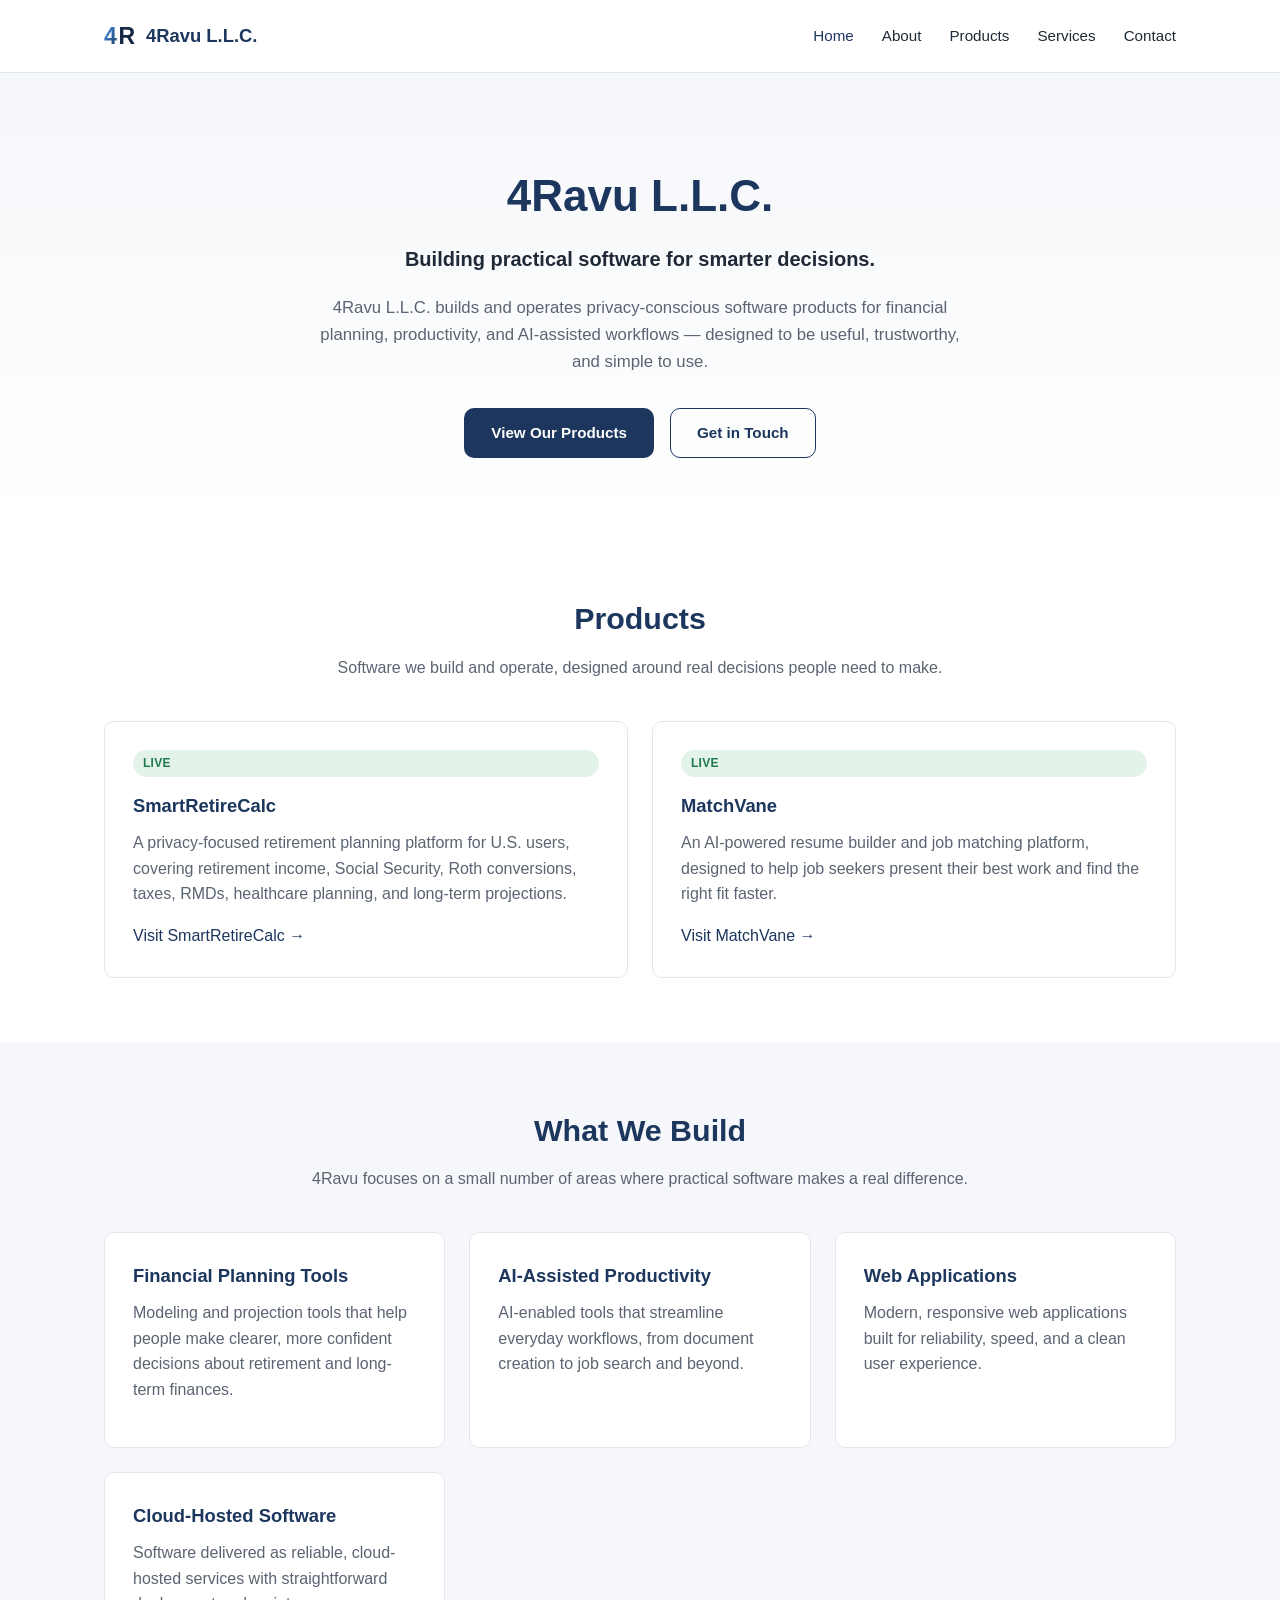
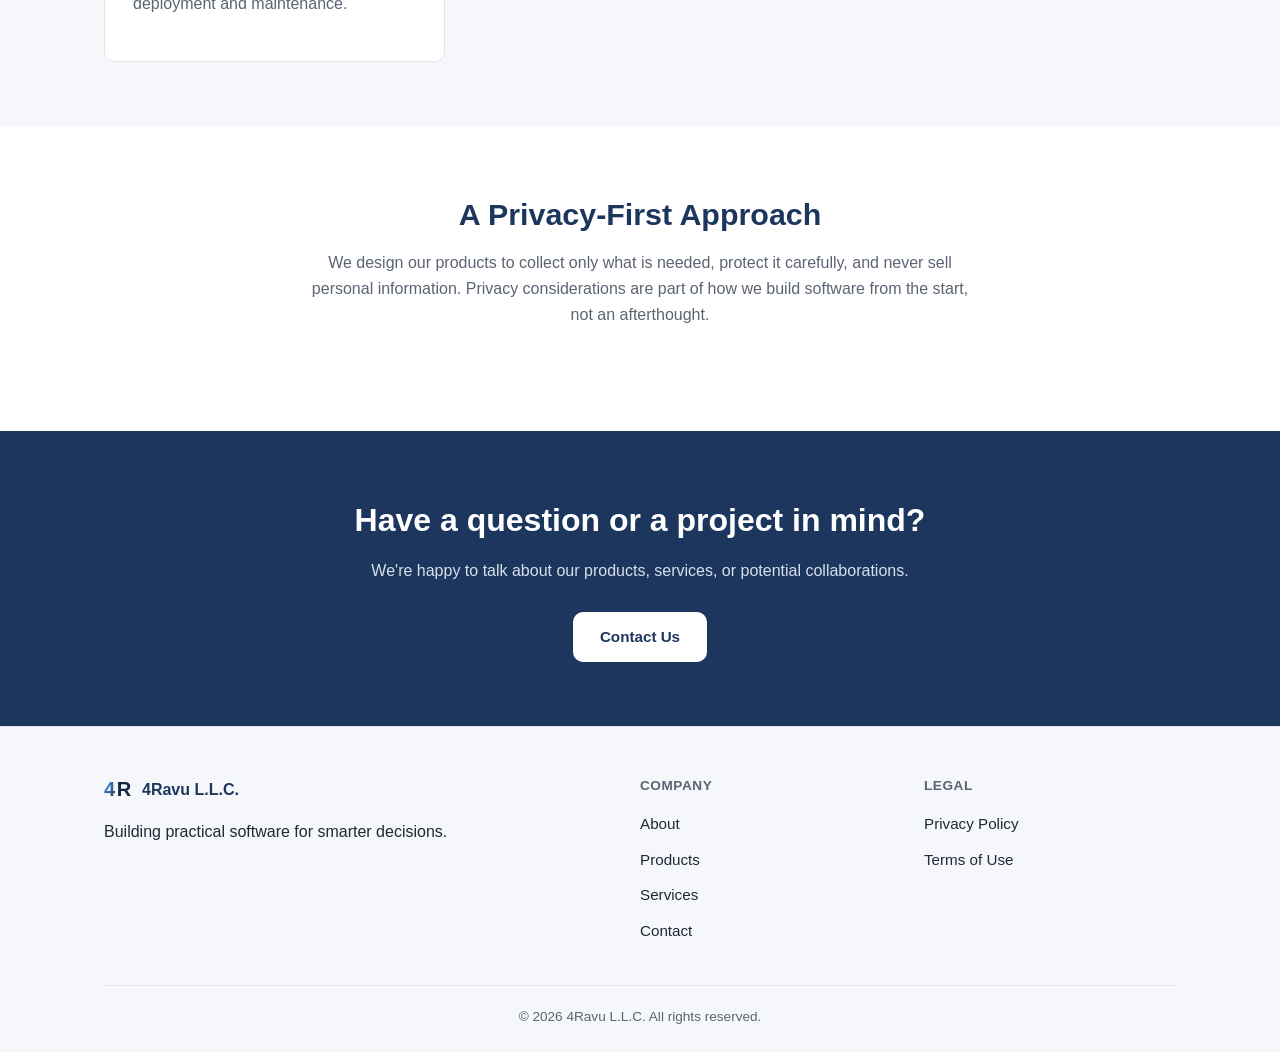
<file: index.html>
<!DOCTYPE html>
<html lang="en">
<head>
<meta charset="UTF-8">
<meta name="viewport" content="width=device-width, initial-scale=1">
<title>4Ravu L.L.C. | Building Practical Software for Smarter Decisions</title>
<meta name="description" content="4Ravu L.L.C. builds and operates privacy-conscious software products for financial planning, productivity, and AI-assisted workflows, including SmartRetireCalc.">
<link rel="canonical" href="https://4ravu.com/">
<link rel="icon" href="/favicon.ico" sizes="32x32">
<link rel="icon" type="image/svg+xml" href="/assets/img/favicon.svg">
<link rel="apple-touch-icon" href="/assets/img/apple-touch-icon.png">

<meta property="og:type" content="website">
<meta property="og:title" content="4Ravu L.L.C. | Building Practical Software for Smarter Decisions">
<meta property="og:description" content="4Ravu L.L.C. builds and operates privacy-conscious software products for financial planning, productivity, and AI-assisted workflows.">
<meta property="og:url" content="https://4ravu.com/">
<meta property="og:image" content="https://4ravu.com/assets/img/og-image.png">

<link rel="stylesheet" href="/assets/css/styles.css">

<script defer data-domain="4ravu.com" src="https://analytics.4ravu.com/js/script.hash.outbound-links.pageview-props.tagged-events.js"></script>
<script>window.plausible = window.plausible || function() { (window.plausible.q = window.plausible.q || []).push(arguments) }</script>

<script type="application/ld+json">
{
  "@context": "https://schema.org",
  "@type": "Organization",
  "name": "4Ravu L.L.C.",
  "url": "https://4ravu.com",
  "logo": "https://4ravu.com/assets/img/og-image.png",
  "description": "4Ravu L.L.C. builds and operates privacy-conscious software products for financial planning, productivity, and AI-assisted workflows."
}
</script>
</head>
<body>

<header class="site-header">
  <div class="container">
    <a href="/" class="brand">
      <img src="/assets/img/logo.svg" alt="4Ravu L.L.C. logo">
      <span>4Ravu L.L.C.</span>
    </a>
    <button class="nav-toggle" aria-label="Toggle navigation" aria-expanded="false">
      <span></span><span></span><span></span>
    </button>
    <nav class="main-nav">
      <ul>
        <li><a href="/" class="active">Home</a></li>
        <li><a href="/about">About</a></li>
        <li><a href="/products">Products</a></li>
        <li><a href="/services">Services</a></li>
        <li><a href="/contact">Contact</a></li>
      </ul>
    </nav>
  </div>
</header>

<main>

  <section class="hero">
    <div class="container">
      <h1>4Ravu L.L.C.</h1>
      <p class="tagline">Building practical software for smarter decisions.</p>
      <p class="lead">4Ravu L.L.C. builds and operates privacy-conscious software products for financial planning, productivity, and AI-assisted workflows &mdash; designed to be useful, trustworthy, and simple to use.</p>
      <div class="btn-row">
        <a href="/products" class="btn btn-primary">View Our Products</a>
        <a href="/contact" class="btn btn-secondary">Get in Touch</a>
      </div>
    </div>
  </section>

  <section id="products">
    <div class="container">
      <div class="section-header">
        <h2>Products</h2>
        <p>Software we build and operate, designed around real decisions people need to make.</p>
      </div>
      <div class="card-grid">
        <div class="card">
          <span class="badge badge-live">Live</span>
          <h3>SmartRetireCalc</h3>
          <p>A privacy-focused retirement planning platform for U.S. users, covering retirement income, Social Security, Roth conversions, taxes, RMDs, healthcare planning, and long-term projections.</p>
          <a href="https://www.smartretirecalc.com" target="_blank" rel="noopener">Visit SmartRetireCalc &rarr;</a>
        </div>
        <div class="card">
          <span class="badge badge-live">Live</span>
          <h3>MatchVane</h3>
          <p>An AI-powered resume builder and job matching platform, designed to help job seekers present their best work and find the right fit faster.</p>
          <a href="https://matchvane.com" target="_blank" rel="noopener">Visit MatchVane &rarr;</a>
        </div>
      </div>
    </div>
  </section>

  <section class="alt" id="what-we-build">
    <div class="container">
      <div class="section-header">
        <h2>What We Build</h2>
        <p>4Ravu focuses on a small number of areas where practical software makes a real difference.</p>
      </div>
      <div class="card-grid">
        <div class="card">
          <h3>Financial Planning Tools</h3>
          <p>Modeling and projection tools that help people make clearer, more confident decisions about retirement and long-term finances.</p>
        </div>
        <div class="card">
          <h3>AI-Assisted Productivity</h3>
          <p>AI-enabled tools that streamline everyday workflows, from document creation to job search and beyond.</p>
        </div>
        <div class="card">
          <h3>Web Applications</h3>
          <p>Modern, responsive web applications built for reliability, speed, and a clean user experience.</p>
        </div>
        <div class="card">
          <h3>Cloud-Hosted Software</h3>
          <p>Software delivered as reliable, cloud-hosted services with straightforward deployment and maintenance.</p>
        </div>
      </div>
    </div>
  </section>

  <section id="privacy-first">
    <div class="container">
      <div class="section-header">
        <h2>A Privacy-First Approach</h2>
        <p>We design our products to collect only what is needed, protect it carefully, and never sell personal information. Privacy considerations are part of how we build software from the start, not an afterthought.</p>
      </div>
    </div>
  </section>

  <section class="cta-banner">
    <div class="container">
      <h2>Have a question or a project in mind?</h2>
      <p>We're happy to talk about our products, services, or potential collaborations.</p>
      <a href="/contact" class="btn btn-primary">Contact Us</a>
    </div>
  </section>

</main>

<footer class="site-footer">
  <div class="container">
    <div class="footer-grid">
      <div>
        <div class="footer-brand">
          <img src="/assets/img/logo.svg" alt="4Ravu L.L.C. logo">
          <span>4Ravu L.L.C.</span>
        </div>
        <p>Building practical software for smarter decisions.</p>
      </div>
      <div class="footer-col">
        <h4>Company</h4>
        <ul>
          <li><a href="/about">About</a></li>
          <li><a href="/products">Products</a></li>
          <li><a href="/services">Services</a></li>
          <li><a href="/contact">Contact</a></li>
        </ul>
      </div>
      <div class="footer-col">
        <h4>Legal</h4>
        <ul>
          <li><a href="/privacy">Privacy Policy</a></li>
          <li><a href="/terms">Terms of Use</a></li>
        </ul>
      </div>
    </div>
    <div class="footer-bottom">
      &copy; 2026 4Ravu L.L.C. All rights reserved.
    </div>
  </div>
</footer>

<script src="/assets/js/main.js"></script>
</body>
</html>
</file>
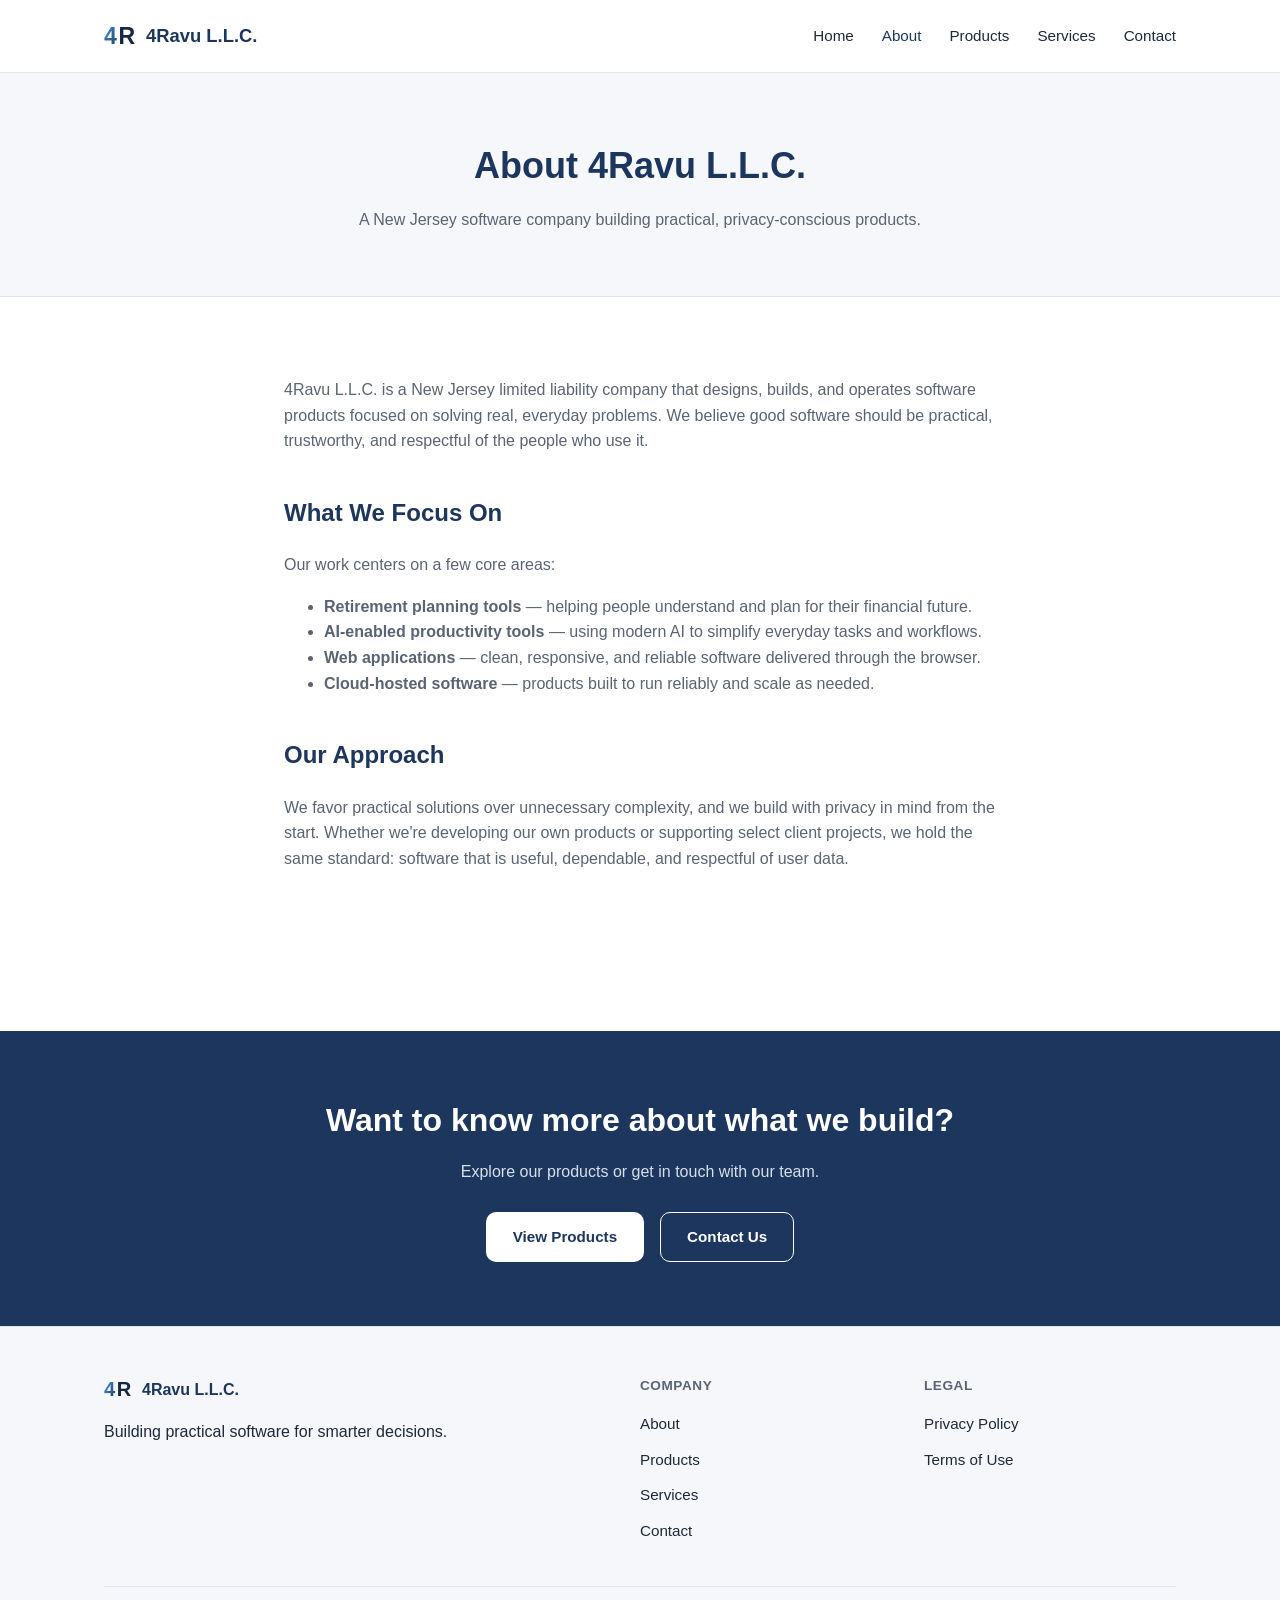
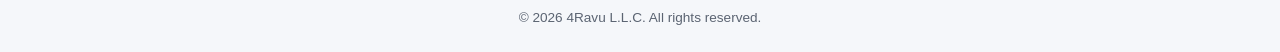
<file: about.html>
<!DOCTYPE html>
<html lang="en">
<head>
<meta charset="UTF-8">
<meta name="viewport" content="width=device-width, initial-scale=1">
<title>About 4Ravu L.L.C. | New Jersey Software Company</title>
<meta name="description" content="4Ravu L.L.C. is a New Jersey limited liability company building practical, privacy-conscious software for retirement planning, AI-enabled productivity, and cloud-hosted web applications.">
<link rel="canonical" href="https://4ravu.com/about">
<link rel="icon" href="/favicon.ico" sizes="32x32">
<link rel="icon" type="image/svg+xml" href="/assets/img/favicon.svg">
<link rel="apple-touch-icon" href="/assets/img/apple-touch-icon.png">

<meta property="og:type" content="website">
<meta property="og:title" content="About 4Ravu L.L.C.">
<meta property="og:description" content="4Ravu L.L.C. is a New Jersey limited liability company building practical, privacy-conscious software products.">
<meta property="og:url" content="https://4ravu.com/about">
<meta property="og:image" content="https://4ravu.com/assets/img/og-image.png">

<link rel="stylesheet" href="/assets/css/styles.css">

<script defer data-domain="4ravu.com" src="https://analytics.4ravu.com/js/script.hash.outbound-links.pageview-props.tagged-events.js"></script>
<script>window.plausible = window.plausible || function() { (window.plausible.q = window.plausible.q || []).push(arguments) }</script>

<script type="application/ld+json">
{
  "@context": "https://schema.org",
  "@type": "Organization",
  "name": "4Ravu L.L.C.",
  "url": "https://4ravu.com",
  "logo": "https://4ravu.com/assets/img/og-image.png"
}
</script>
</head>
<body>

<header class="site-header">
  <div class="container">
    <a href="/" class="brand">
      <img src="/assets/img/logo.svg" alt="4Ravu L.L.C. logo">
      <span>4Ravu L.L.C.</span>
    </a>
    <button class="nav-toggle" aria-label="Toggle navigation" aria-expanded="false">
      <span></span><span></span><span></span>
    </button>
    <nav class="main-nav">
      <ul>
        <li><a href="/">Home</a></li>
        <li><a href="/about" class="active">About</a></li>
        <li><a href="/products">Products</a></li>
        <li><a href="/services">Services</a></li>
        <li><a href="/contact">Contact</a></li>
      </ul>
    </nav>
  </div>
</header>

<main>

  <section class="page-hero">
    <div class="container">
      <h1>About 4Ravu L.L.C.</h1>
      <p>A New Jersey software company building practical, privacy-conscious products.</p>
    </div>
  </section>

  <section>
    <div class="container">
      <div class="legal-content" style="padding-top:0;">
        <p>4Ravu L.L.C. is a New Jersey limited liability company that designs, builds, and operates software products focused on solving real, everyday problems. We believe good software should be practical, trustworthy, and respectful of the people who use it.</p>

        <h2>What We Focus On</h2>
        <p>Our work centers on a few core areas:</p>
        <ul>
          <li><strong>Retirement planning tools</strong> &mdash; helping people understand and plan for their financial future.</li>
          <li><strong>AI-enabled productivity tools</strong> &mdash; using modern AI to simplify everyday tasks and workflows.</li>
          <li><strong>Web applications</strong> &mdash; clean, responsive, and reliable software delivered through the browser.</li>
          <li><strong>Cloud-hosted software</strong> &mdash; products built to run reliably and scale as needed.</li>
        </ul>

        <h2>Our Approach</h2>
        <p>We favor practical solutions over unnecessary complexity, and we build with privacy in mind from the start. Whether we're developing our own products or supporting select client projects, we hold the same standard: software that is useful, dependable, and respectful of user data.</p>
      </div>
    </div>
  </section>

  <section class="cta-banner">
    <div class="container">
      <h2>Want to know more about what we build?</h2>
      <p>Explore our products or get in touch with our team.</p>
      <div class="btn-row">
        <a href="/products" class="btn btn-primary">View Products</a>
        <a href="/contact" class="btn btn-secondary" style="border-color:#fff;color:#fff;">Contact Us</a>
      </div>
    </div>
  </section>

</main>

<footer class="site-footer">
  <div class="container">
    <div class="footer-grid">
      <div>
        <div class="footer-brand">
          <img src="/assets/img/logo.svg" alt="4Ravu L.L.C. logo">
          <span>4Ravu L.L.C.</span>
        </div>
        <p>Building practical software for smarter decisions.</p>
      </div>
      <div class="footer-col">
        <h4>Company</h4>
        <ul>
          <li><a href="/about">About</a></li>
          <li><a href="/products">Products</a></li>
          <li><a href="/services">Services</a></li>
          <li><a href="/contact">Contact</a></li>
        </ul>
      </div>
      <div class="footer-col">
        <h4>Legal</h4>
        <ul>
          <li><a href="/privacy">Privacy Policy</a></li>
          <li><a href="/terms">Terms of Use</a></li>
        </ul>
      </div>
    </div>
    <div class="footer-bottom">
      &copy; 2026 4Ravu L.L.C. All rights reserved.
    </div>
  </div>
</footer>

<script src="/assets/js/main.js"></script>
</body>
</html>
</file>
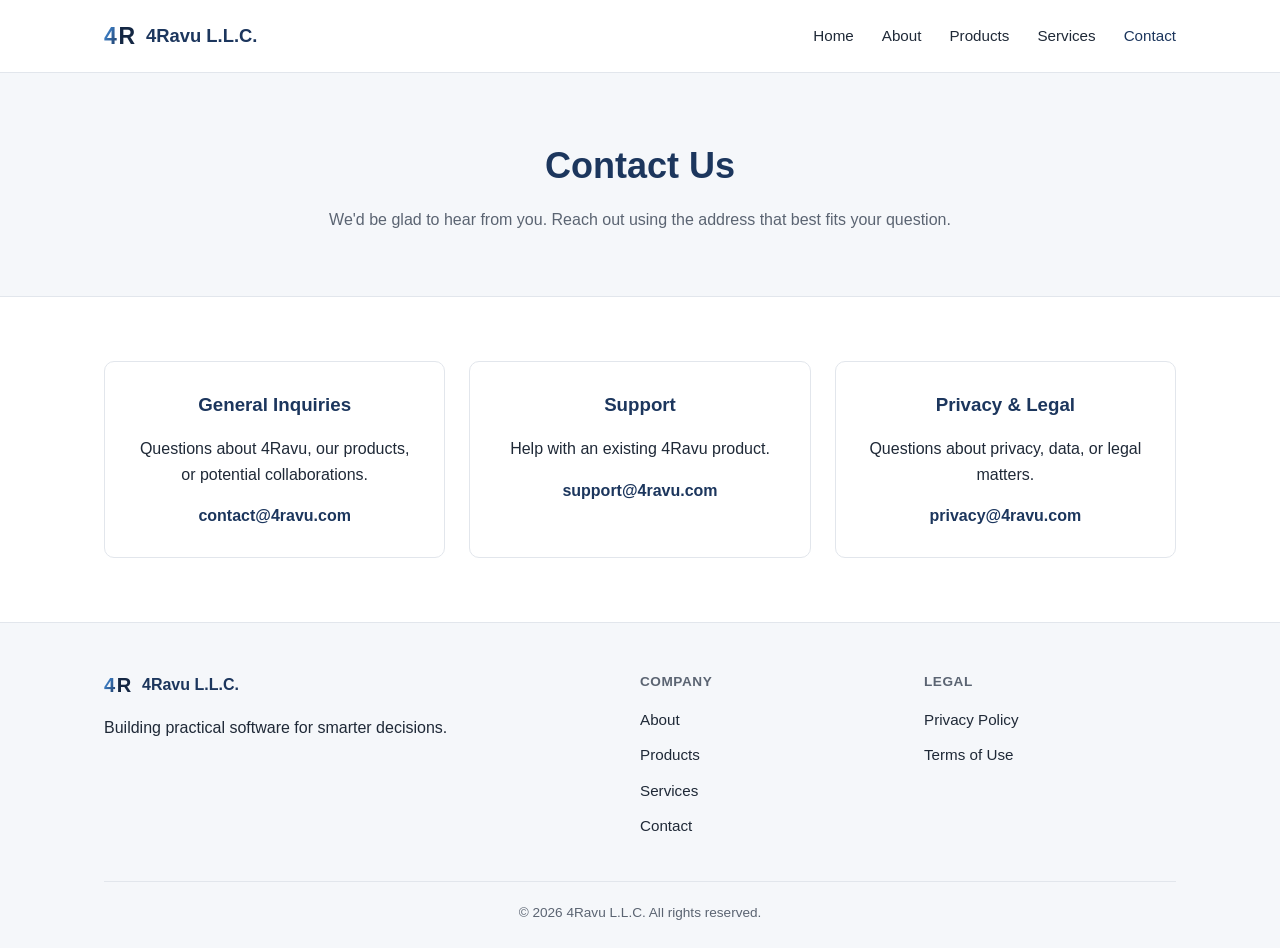
<file: contact.html>
<!DOCTYPE html>
<html lang="en">
<head>
<meta charset="UTF-8">
<meta name="viewport" content="width=device-width, initial-scale=1">
<title>Contact | 4Ravu L.L.C.</title>
<meta name="description" content="Get in touch with 4Ravu L.L.C. for general inquiries, product support, or privacy and legal questions.">
<link rel="canonical" href="https://4ravu.com/contact">
<link rel="icon" href="/favicon.ico" sizes="32x32">
<link rel="icon" type="image/svg+xml" href="/assets/img/favicon.svg">
<link rel="apple-touch-icon" href="/assets/img/apple-touch-icon.png">

<meta property="og:type" content="website">
<meta property="og:title" content="Contact | 4Ravu L.L.C.">
<meta property="og:description" content="Get in touch with 4Ravu L.L.C. for general inquiries, product support, or privacy and legal questions.">
<meta property="og:url" content="https://4ravu.com/contact">
<meta property="og:image" content="https://4ravu.com/assets/img/og-image.png">

<link rel="stylesheet" href="/assets/css/styles.css">

<script defer data-domain="4ravu.com" src="https://analytics.4ravu.com/js/script.hash.outbound-links.pageview-props.tagged-events.js"></script>
<script>window.plausible = window.plausible || function() { (window.plausible.q = window.plausible.q || []).push(arguments) }</script>

<script type="application/ld+json">
{
  "@context": "https://schema.org",
  "@type": "Organization",
  "name": "4Ravu L.L.C.",
  "url": "https://4ravu.com",
  "logo": "https://4ravu.com/assets/img/og-image.png",
  "contactPoint": [
    {
      "@type": "ContactPoint",
      "contactType": "customer service",
      "email": "contact@4ravu.com"
    },
    {
      "@type": "ContactPoint",
      "contactType": "technical support",
      "email": "support@4ravu.com"
    }
  ]
}
</script>
</head>
<body>

<header class="site-header">
  <div class="container">
    <a href="/" class="brand">
      <img src="/assets/img/logo.svg" alt="4Ravu L.L.C. logo">
      <span>4Ravu L.L.C.</span>
    </a>
    <button class="nav-toggle" aria-label="Toggle navigation" aria-expanded="false">
      <span></span><span></span><span></span>
    </button>
    <nav class="main-nav">
      <ul>
        <li><a href="/">Home</a></li>
        <li><a href="/about">About</a></li>
        <li><a href="/products">Products</a></li>
        <li><a href="/services">Services</a></li>
        <li><a href="/contact" class="active">Contact</a></li>
      </ul>
    </nav>
  </div>
</header>

<main>

  <section class="page-hero">
    <div class="container">
      <h1>Contact Us</h1>
      <p>We'd be glad to hear from you. Reach out using the address that best fits your question.</p>
    </div>
  </section>

  <section>
    <div class="container">
      <div class="contact-grid">
        <div class="contact-card">
          <h3>General Inquiries</h3>
          <p>Questions about 4Ravu, our products, or potential collaborations.</p>
          <a href="mailto:contact@4ravu.com">contact@4ravu.com</a>
        </div>
        <div class="contact-card">
          <h3>Support</h3>
          <p>Help with an existing 4Ravu product.</p>
          <a href="mailto:support@4ravu.com">support@4ravu.com</a>
        </div>
        <div class="contact-card">
          <h3>Privacy &amp; Legal</h3>
          <p>Questions about privacy, data, or legal matters.</p>
          <a href="mailto:privacy@4ravu.com">privacy@4ravu.com</a>
        </div>
      </div>
    </div>
  </section>

</main>

<footer class="site-footer">
  <div class="container">
    <div class="footer-grid">
      <div>
        <div class="footer-brand">
          <img src="/assets/img/logo.svg" alt="4Ravu L.L.C. logo">
          <span>4Ravu L.L.C.</span>
        </div>
        <p>Building practical software for smarter decisions.</p>
      </div>
      <div class="footer-col">
        <h4>Company</h4>
        <ul>
          <li><a href="/about">About</a></li>
          <li><a href="/products">Products</a></li>
          <li><a href="/services">Services</a></li>
          <li><a href="/contact">Contact</a></li>
        </ul>
      </div>
      <div class="footer-col">
        <h4>Legal</h4>
        <ul>
          <li><a href="/privacy">Privacy Policy</a></li>
          <li><a href="/terms">Terms of Use</a></li>
        </ul>
      </div>
    </div>
    <div class="footer-bottom">
      &copy; 2026 4Ravu L.L.C. All rights reserved.
    </div>
  </div>
</footer>

<script src="/assets/js/main.js"></script>
</body>
</html>
</file>
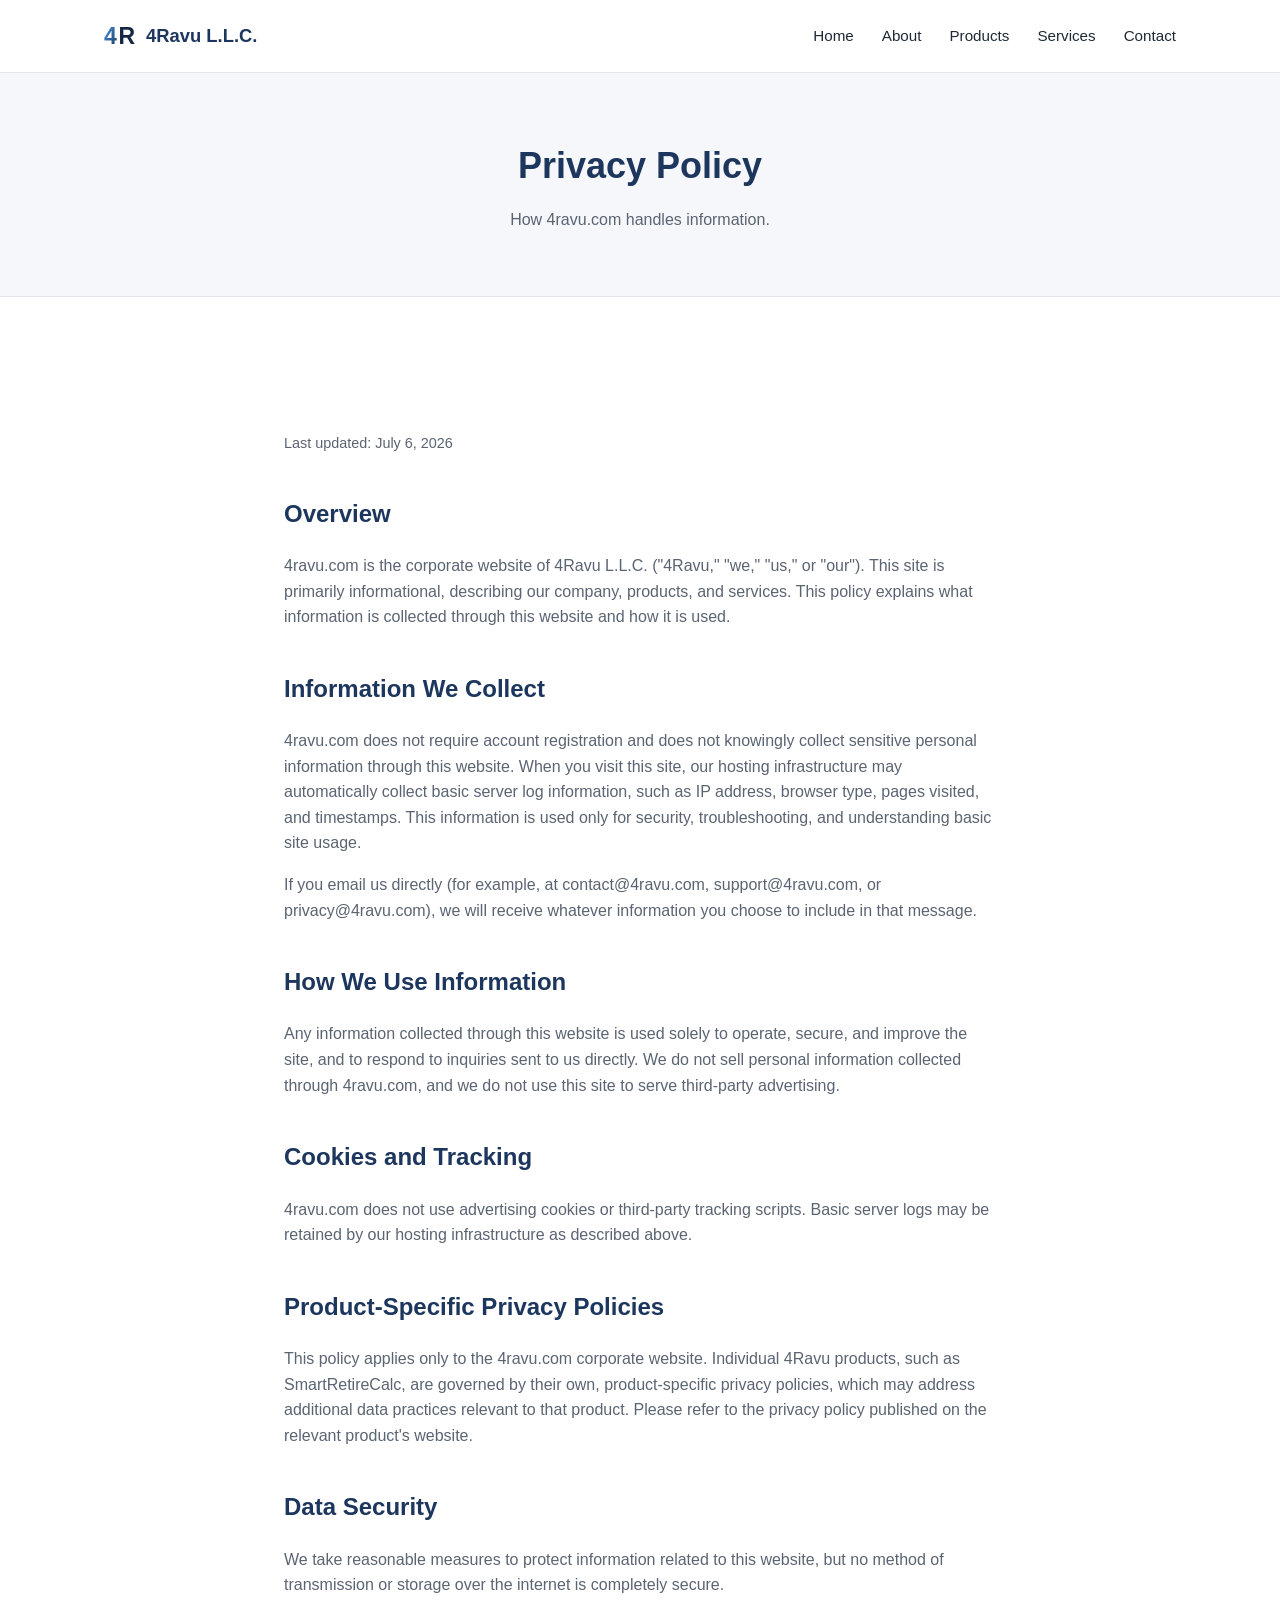
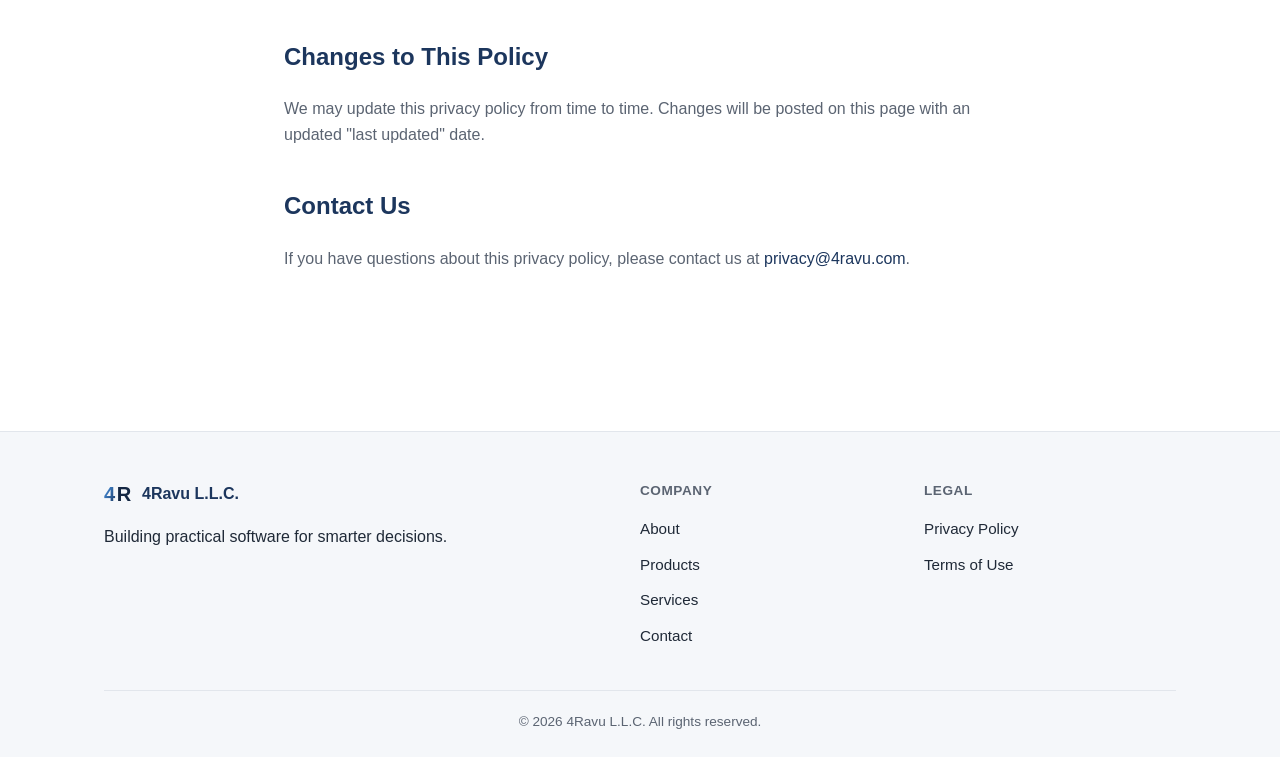
<file: privacy.html>
<!DOCTYPE html>
<html lang="en">
<head>
<meta charset="UTF-8">
<meta name="viewport" content="width=device-width, initial-scale=1">
<title>Privacy Policy | 4Ravu L.L.C.</title>
<meta name="description" content="Privacy policy for 4ravu.com, the corporate website of 4Ravu L.L.C. Explains what limited information is collected and how it is used.">
<link rel="canonical" href="https://4ravu.com/privacy">
<link rel="icon" href="/favicon.ico" sizes="32x32">
<link rel="icon" type="image/svg+xml" href="/assets/img/favicon.svg">
<link rel="apple-touch-icon" href="/assets/img/apple-touch-icon.png">

<meta property="og:type" content="website">
<meta property="og:title" content="Privacy Policy | 4Ravu L.L.C.">
<meta property="og:description" content="Privacy policy for 4ravu.com, the corporate website of 4Ravu L.L.C.">
<meta property="og:url" content="https://4ravu.com/privacy">
<meta property="og:image" content="https://4ravu.com/assets/img/og-image.png">

<link rel="stylesheet" href="/assets/css/styles.css">

<script defer data-domain="4ravu.com" src="https://analytics.4ravu.com/js/script.hash.outbound-links.pageview-props.tagged-events.js"></script>
<script>window.plausible = window.plausible || function() { (window.plausible.q = window.plausible.q || []).push(arguments) }</script>
</head>
<body>

<header class="site-header">
  <div class="container">
    <a href="/" class="brand">
      <img src="/assets/img/logo.svg" alt="4Ravu L.L.C. logo">
      <span>4Ravu L.L.C.</span>
    </a>
    <button class="nav-toggle" aria-label="Toggle navigation" aria-expanded="false">
      <span></span><span></span><span></span>
    </button>
    <nav class="main-nav">
      <ul>
        <li><a href="/">Home</a></li>
        <li><a href="/about">About</a></li>
        <li><a href="/products">Products</a></li>
        <li><a href="/services">Services</a></li>
        <li><a href="/contact">Contact</a></li>
      </ul>
    </nav>
  </div>
</header>

<main>

  <section class="page-hero">
    <div class="container">
      <h1>Privacy Policy</h1>
      <p>How 4ravu.com handles information.</p>
    </div>
  </section>

  <section>
    <div class="container">
      <div class="legal-content">
        <p class="updated">Last updated: July 6, 2026</p>

        <h2>Overview</h2>
        <p>4ravu.com is the corporate website of 4Ravu L.L.C. ("4Ravu," "we," "us," or "our"). This site is primarily informational, describing our company, products, and services. This policy explains what information is collected through this website and how it is used.</p>

        <h2>Information We Collect</h2>
        <p>4ravu.com does not require account registration and does not knowingly collect sensitive personal information through this website. When you visit this site, our hosting infrastructure may automatically collect basic server log information, such as IP address, browser type, pages visited, and timestamps. This information is used only for security, troubleshooting, and understanding basic site usage.</p>
        <p>If you email us directly (for example, at contact@4ravu.com, support@4ravu.com, or privacy@4ravu.com), we will receive whatever information you choose to include in that message.</p>

        <h2>How We Use Information</h2>
        <p>Any information collected through this website is used solely to operate, secure, and improve the site, and to respond to inquiries sent to us directly. We do not sell personal information collected through 4ravu.com, and we do not use this site to serve third-party advertising.</p>

        <h2>Cookies and Tracking</h2>
        <p>4ravu.com does not use advertising cookies or third-party tracking scripts. Basic server logs may be retained by our hosting infrastructure as described above.</p>

        <h2>Product-Specific Privacy Policies</h2>
        <p>This policy applies only to the 4ravu.com corporate website. Individual 4Ravu products, such as SmartRetireCalc, are governed by their own, product-specific privacy policies, which may address additional data practices relevant to that product. Please refer to the privacy policy published on the relevant product's website.</p>

        <h2>Data Security</h2>
        <p>We take reasonable measures to protect information related to this website, but no method of transmission or storage over the internet is completely secure.</p>

        <h2>Changes to This Policy</h2>
        <p>We may update this privacy policy from time to time. Changes will be posted on this page with an updated "last updated" date.</p>

        <h2>Contact Us</h2>
        <p>If you have questions about this privacy policy, please contact us at <a href="mailto:privacy@4ravu.com">privacy@4ravu.com</a>.</p>
      </div>
    </div>
  </section>

</main>

<footer class="site-footer">
  <div class="container">
    <div class="footer-grid">
      <div>
        <div class="footer-brand">
          <img src="/assets/img/logo.svg" alt="4Ravu L.L.C. logo">
          <span>4Ravu L.L.C.</span>
        </div>
        <p>Building practical software for smarter decisions.</p>
      </div>
      <div class="footer-col">
        <h4>Company</h4>
        <ul>
          <li><a href="/about">About</a></li>
          <li><a href="/products">Products</a></li>
          <li><a href="/services">Services</a></li>
          <li><a href="/contact">Contact</a></li>
        </ul>
      </div>
      <div class="footer-col">
        <h4>Legal</h4>
        <ul>
          <li><a href="/privacy">Privacy Policy</a></li>
          <li><a href="/terms">Terms of Use</a></li>
        </ul>
      </div>
    </div>
    <div class="footer-bottom">
      &copy; 2026 4Ravu L.L.C. All rights reserved.
    </div>
  </div>
</footer>

<script src="/assets/js/main.js"></script>
</body>
</html>
</file>
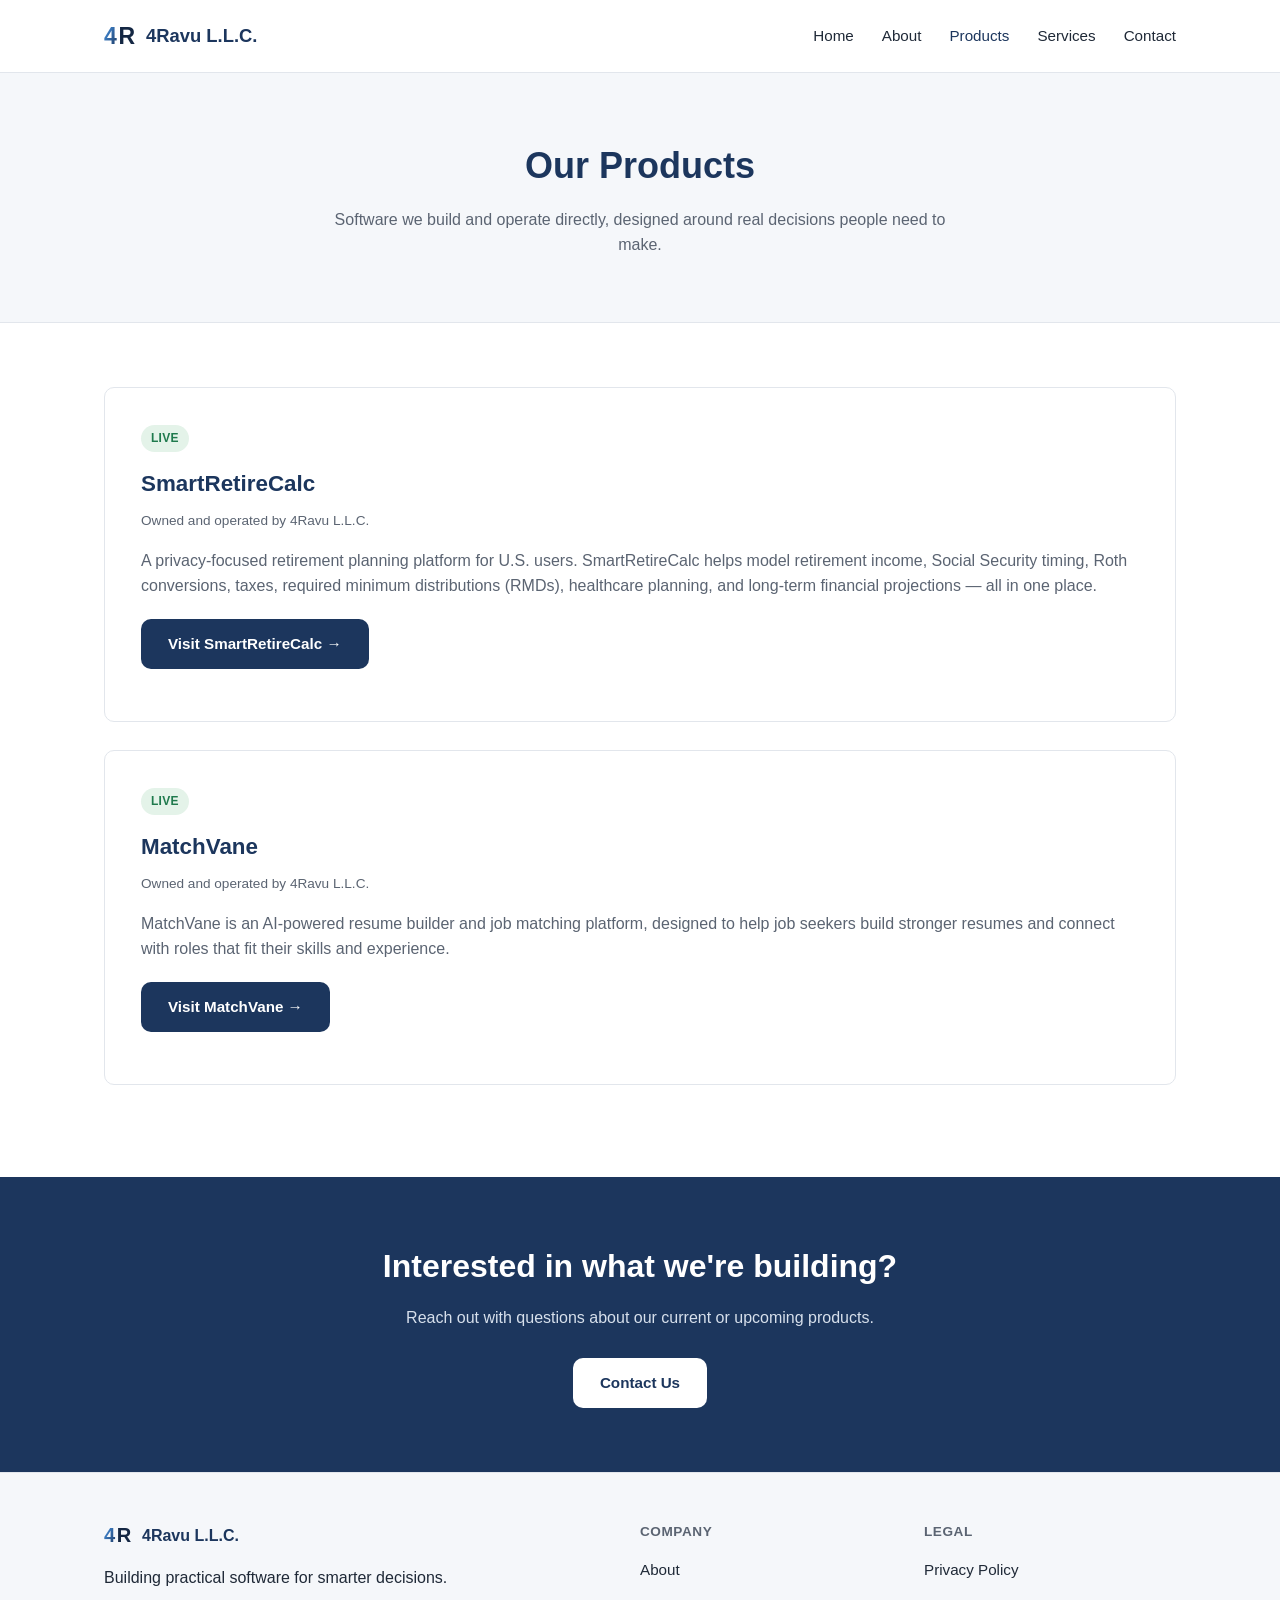
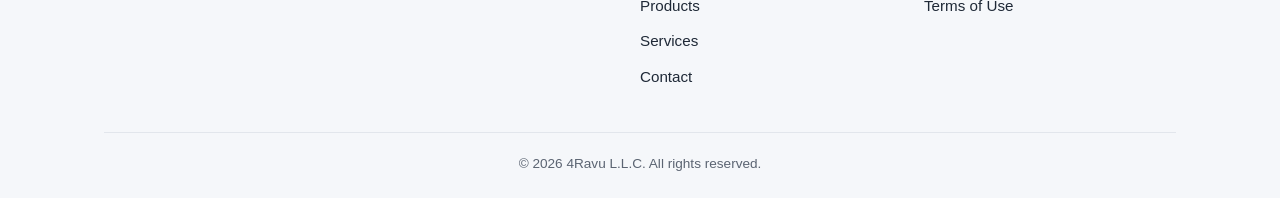
<file: products.html>
<!DOCTYPE html>
<html lang="en">
<head>
<meta charset="UTF-8">
<meta name="viewport" content="width=device-width, initial-scale=1">
<title>Products | 4Ravu L.L.C.</title>
<meta name="description" content="SmartRetireCalc, a privacy-focused retirement planning platform, and MatchVane, an AI-powered resume builder and job matching platform, both owned and operated by 4Ravu L.L.C.">
<link rel="canonical" href="https://4ravu.com/products">
<link rel="icon" href="/favicon.ico" sizes="32x32">
<link rel="icon" type="image/svg+xml" href="/assets/img/favicon.svg">
<link rel="apple-touch-icon" href="/assets/img/apple-touch-icon.png">

<meta property="og:type" content="website">
<meta property="og:title" content="Products | 4Ravu L.L.C.">
<meta property="og:description" content="SmartRetireCalc, owned and operated by 4Ravu L.L.C., plus MatchVane, an AI-powered resume builder and job matching platform.">
<meta property="og:url" content="https://4ravu.com/products">
<meta property="og:image" content="https://4ravu.com/assets/img/og-image.png">

<link rel="stylesheet" href="/assets/css/styles.css">

<script defer data-domain="4ravu.com" src="https://analytics.4ravu.com/js/script.hash.outbound-links.pageview-props.tagged-events.js"></script>
<script>window.plausible = window.plausible || function() { (window.plausible.q = window.plausible.q || []).push(arguments) }</script>

<script type="application/ld+json">
{
  "@context": "https://schema.org",
  "@type": "Organization",
  "name": "4Ravu L.L.C.",
  "url": "https://4ravu.com",
  "logo": "https://4ravu.com/assets/img/og-image.png"
}
</script>
</head>
<body>

<header class="site-header">
  <div class="container">
    <a href="/" class="brand">
      <img src="/assets/img/logo.svg" alt="4Ravu L.L.C. logo">
      <span>4Ravu L.L.C.</span>
    </a>
    <button class="nav-toggle" aria-label="Toggle navigation" aria-expanded="false">
      <span></span><span></span><span></span>
    </button>
    <nav class="main-nav">
      <ul>
        <li><a href="/">Home</a></li>
        <li><a href="/about">About</a></li>
        <li><a href="/products" class="active">Products</a></li>
        <li><a href="/services">Services</a></li>
        <li><a href="/contact">Contact</a></li>
      </ul>
    </nav>
  </div>
</header>

<main>

  <section class="page-hero">
    <div class="container">
      <h1>Our Products</h1>
      <p>Software we build and operate directly, designed around real decisions people need to make.</p>
    </div>
  </section>

  <section>
    <div class="container">

      <div class="product-card">
        <span class="badge badge-live">Live</span>
        <h3>SmartRetireCalc</h3>
        <span class="owner-label">Owned and operated by 4Ravu L.L.C.</span>
        <p>A privacy-focused retirement planning platform for U.S. users. SmartRetireCalc helps model retirement income, Social Security timing, Roth conversions, taxes, required minimum distributions (RMDs), healthcare planning, and long-term financial projections &mdash; all in one place.</p>
        <a href="https://www.smartretirecalc.com" target="_blank" rel="noopener" class="btn btn-primary">Visit SmartRetireCalc &rarr;</a>
      </div>

      <div class="product-card">
        <span class="badge badge-live">Live</span>
        <h3>MatchVane</h3>
        <span class="owner-label">Owned and operated by 4Ravu L.L.C.</span>
        <p>MatchVane is an AI-powered resume builder and job matching platform, designed to help job seekers build stronger resumes and connect with roles that fit their skills and experience.</p>
        <a href="https://matchvane.com" target="_blank" rel="noopener" class="btn btn-primary">Visit MatchVane &rarr;</a>
      </div>

    </div>
  </section>

  <section class="cta-banner">
    <div class="container">
      <h2>Interested in what we're building?</h2>
      <p>Reach out with questions about our current or upcoming products.</p>
      <a href="/contact" class="btn btn-primary">Contact Us</a>
    </div>
  </section>

</main>

<footer class="site-footer">
  <div class="container">
    <div class="footer-grid">
      <div>
        <div class="footer-brand">
          <img src="/assets/img/logo.svg" alt="4Ravu L.L.C. logo">
          <span>4Ravu L.L.C.</span>
        </div>
        <p>Building practical software for smarter decisions.</p>
      </div>
      <div class="footer-col">
        <h4>Company</h4>
        <ul>
          <li><a href="/about">About</a></li>
          <li><a href="/products">Products</a></li>
          <li><a href="/services">Services</a></li>
          <li><a href="/contact">Contact</a></li>
        </ul>
      </div>
      <div class="footer-col">
        <h4>Legal</h4>
        <ul>
          <li><a href="/privacy">Privacy Policy</a></li>
          <li><a href="/terms">Terms of Use</a></li>
        </ul>
      </div>
    </div>
    <div class="footer-bottom">
      &copy; 2026 4Ravu L.L.C. All rights reserved.
    </div>
  </div>
</footer>

<script src="/assets/js/main.js"></script>
</body>
</html>
</file>
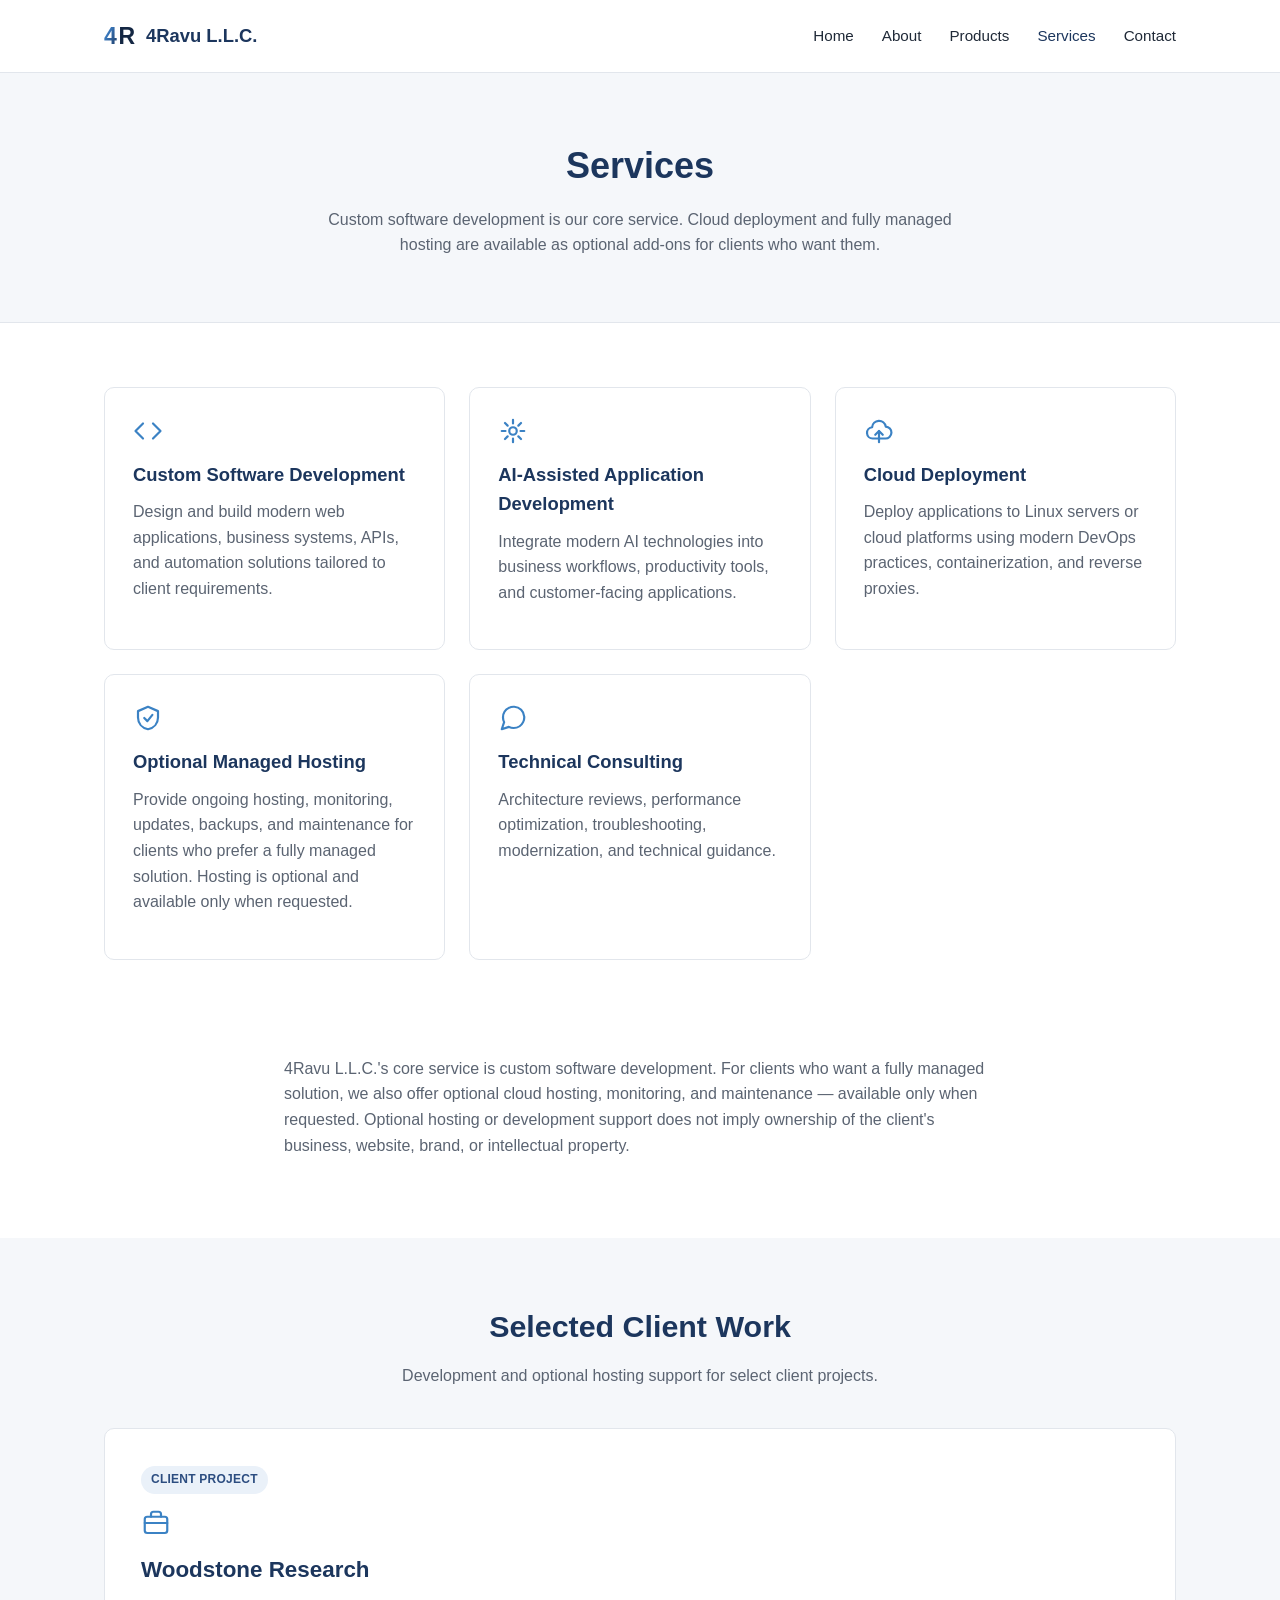
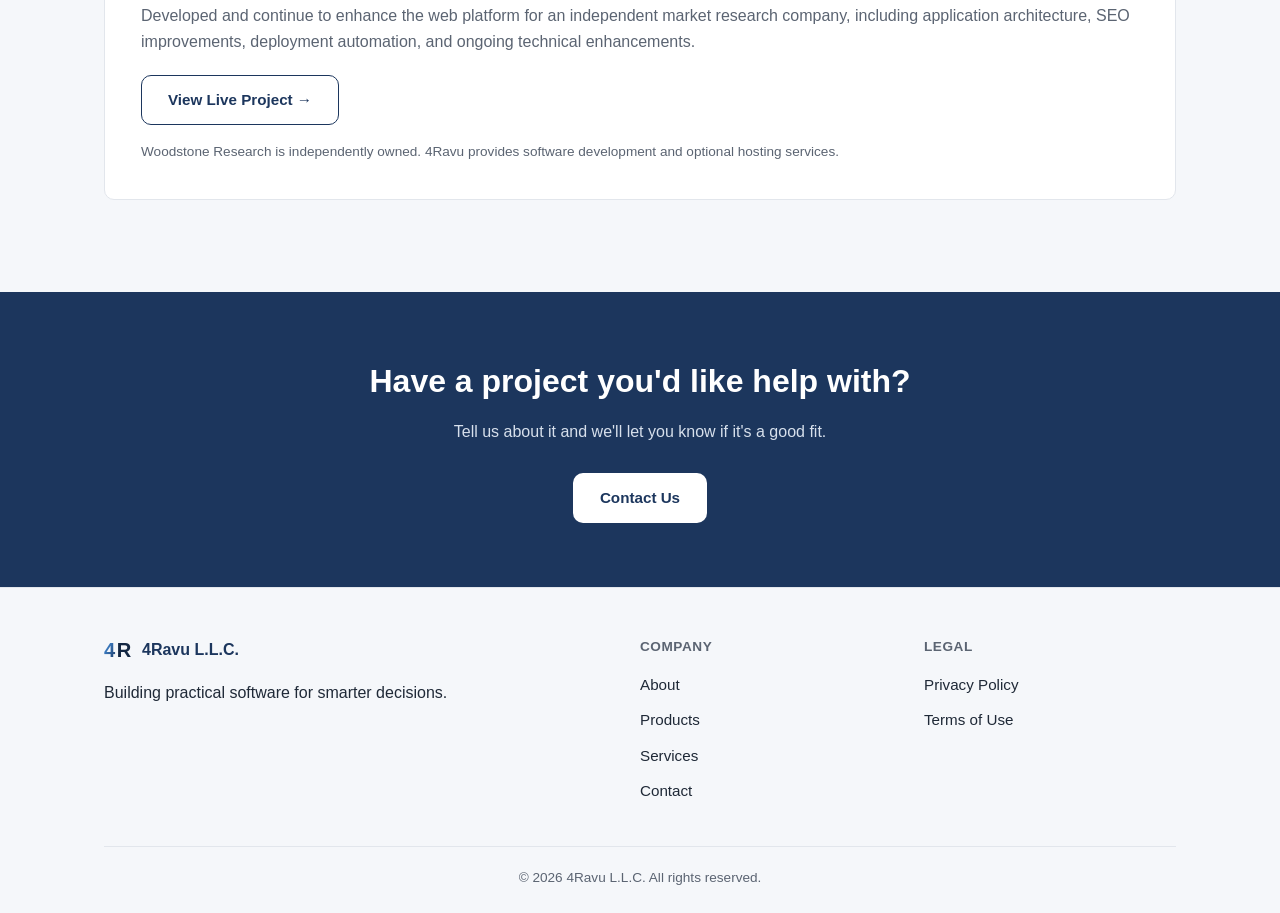
<file: services.html>
<!DOCTYPE html>
<html lang="en">
<head>
<meta charset="UTF-8">
<meta name="viewport" content="width=device-width, initial-scale=1">
<title>Services | 4Ravu L.L.C.</title>
<meta name="description" content="4Ravu L.L.C.'s core service is custom software development, including AI-assisted applications, APIs, and automation. Cloud deployment and fully managed hosting are available as optional add-ons.">
<link rel="canonical" href="https://4ravu.com/services">
<link rel="icon" href="/favicon.ico" sizes="32x32">
<link rel="icon" type="image/svg+xml" href="/assets/img/favicon.svg">
<link rel="apple-touch-icon" href="/assets/img/apple-touch-icon.png">

<meta property="og:type" content="website">
<meta property="og:title" content="Services | 4Ravu L.L.C.">
<meta property="og:description" content="Custom software development is our core service. AI-assisted applications, cloud deployment, and optional managed hosting round out how we support client projects.">
<meta property="og:url" content="https://4ravu.com/services">
<meta property="og:image" content="https://4ravu.com/assets/img/og-image.png">

<link rel="stylesheet" href="/assets/css/styles.css">

<script defer data-domain="4ravu.com" src="https://analytics.4ravu.com/js/script.hash.outbound-links.pageview-props.tagged-events.js"></script>
<script>window.plausible = window.plausible || function() { (window.plausible.q = window.plausible.q || []).push(arguments) }</script>

<script type="application/ld+json">
{
  "@context": "https://schema.org",
  "@type": "Organization",
  "name": "4Ravu L.L.C.",
  "url": "https://4ravu.com",
  "logo": "https://4ravu.com/assets/img/og-image.png"
}
</script>
</head>
<body>

<header class="site-header">
  <div class="container">
    <a href="/" class="brand">
      <img src="/assets/img/logo.svg" alt="4Ravu L.L.C. logo">
      <span>4Ravu L.L.C.</span>
    </a>
    <button class="nav-toggle" aria-label="Toggle navigation" aria-expanded="false">
      <span></span><span></span><span></span>
    </button>
    <nav class="main-nav">
      <ul>
        <li><a href="/">Home</a></li>
        <li><a href="/about">About</a></li>
        <li><a href="/products">Products</a></li>
        <li><a href="/services" class="active">Services</a></li>
        <li><a href="/contact">Contact</a></li>
      </ul>
    </nav>
  </div>
</header>

<main>

  <section class="page-hero">
    <div class="container">
      <h1>Services</h1>
      <p>Custom software development is our core service. Cloud deployment and fully managed hosting are available as optional add-ons for clients who want them.</p>
    </div>
  </section>

  <section>
    <div class="container">
      <div class="card-grid">
        <div class="card">
          <svg class="card-icon" viewBox="0 0 24 24" fill="none" stroke="currentColor" stroke-width="1.75" stroke-linecap="round" stroke-linejoin="round" aria-hidden="true"><polyline points="8 6 2 12 8 18"></polyline><polyline points="16 6 22 12 16 18"></polyline></svg>
          <h3>Custom Software Development</h3>
          <p>Design and build modern web applications, business systems, APIs, and automation solutions tailored to client requirements.</p>
        </div>
        <div class="card">
          <svg class="card-icon" viewBox="0 0 24 24" fill="none" stroke="currentColor" stroke-width="1.75" stroke-linecap="round" stroke-linejoin="round" aria-hidden="true"><path d="M12 3v3M12 18v3M3 12h3M18 12h3M5.6 5.6l2.1 2.1M16.3 16.3l2.1 2.1M18.4 5.6l-2.1 2.1M7.7 16.3l-2.1 2.1"></path><circle cx="12" cy="12" r="3"></circle></svg>
          <h3>AI-Assisted Application Development</h3>
          <p>Integrate modern AI technologies into business workflows, productivity tools, and customer-facing applications.</p>
        </div>
        <div class="card">
          <svg class="card-icon" viewBox="0 0 24 24" fill="none" stroke="currentColor" stroke-width="1.75" stroke-linecap="round" stroke-linejoin="round" aria-hidden="true"><path d="M7 18a4.5 4.5 0 0 1-.5-8.98A5.5 5.5 0 0 1 17.4 8.5 4 4 0 0 1 17 18H7Z"></path><polyline points="12 12 12 21"></polyline><polyline points="9 15 12 12 15 15"></polyline></svg>
          <h3>Cloud Deployment</h3>
          <p>Deploy applications to Linux servers or cloud platforms using modern DevOps practices, containerization, and reverse proxies.</p>
        </div>
        <div class="card">
          <svg class="card-icon" viewBox="0 0 24 24" fill="none" stroke="currentColor" stroke-width="1.75" stroke-linecap="round" stroke-linejoin="round" aria-hidden="true"><path d="M12 3 4 6.5v5c0 4.7 3.2 8.4 8 9.5 4.8-1.1 8-4.8 8-9.5v-5L12 3Z"></path><polyline points="9 12 11.5 14.5 15.5 9.5"></polyline></svg>
          <h3>Optional Managed Hosting</h3>
          <p>Provide ongoing hosting, monitoring, updates, backups, and maintenance for clients who prefer a fully managed solution. Hosting is optional and available only when requested.</p>
        </div>
        <div class="card">
          <svg class="card-icon" viewBox="0 0 24 24" fill="none" stroke="currentColor" stroke-width="1.75" stroke-linecap="round" stroke-linejoin="round" aria-hidden="true"><path d="M21 11.5a8.38 8.38 0 0 1-.9 3.8 8.5 8.5 0 0 1-7.6 4.7 8.38 8.38 0 0 1-3.8-.9L3 21l1.9-5.7a8.38 8.38 0 0 1-.9-3.8 8.5 8.5 0 0 1 4.7-7.6 8.38 8.38 0 0 1 3.8-.9h.5a8.48 8.48 0 0 1 8 8v.5Z"></path></svg>
          <h3>Technical Consulting</h3>
          <p>Architecture reviews, performance optimization, troubleshooting, modernization, and technical guidance.</p>
        </div>
      </div>

      <div class="legal-content" style="padding-bottom:0;">
        <p style="margin-top:40px;">4Ravu L.L.C.'s core service is custom software development. For clients who want a fully managed solution, we also offer optional cloud hosting, monitoring, and maintenance &mdash; available only when requested. Optional hosting or development support does not imply ownership of the client's business, website, brand, or intellectual property.</p>
      </div>
    </div>
  </section>

  <section class="alt">
    <div class="container">
      <div class="section-header">
        <h2>Selected Client Work</h2>
        <p>Development and optional hosting support for select client projects.</p>
      </div>

      <div class="product-card">
        <span class="badge badge-client">Client Project</span>
        <svg class="card-icon" viewBox="0 0 24 24" fill="none" stroke="currentColor" stroke-width="1.75" stroke-linecap="round" stroke-linejoin="round" aria-hidden="true"><rect x="3" y="7" width="18" height="13" rx="2"></rect><path d="M8 7V5a2 2 0 0 1 2-2h4a2 2 0 0 1 2 2v2"></path><path d="M3 12h18"></path></svg>
        <h3>Woodstone Research</h3>
        <p>Developed and continue to enhance the web platform for an independent market research company, including application architecture, SEO improvements, deployment automation, and ongoing technical enhancements.</p>
        <a href="https://woodstoneresearch.com" target="_blank" rel="noopener noreferrer" class="btn btn-secondary" aria-label="View the Woodstone Research website (opens in a new tab)">View Live Project &rarr;</a>
        <p class="disclaimer">Woodstone Research is independently owned. 4Ravu provides software development and optional hosting services.</p>
      </div>
    </div>
  </section>

  <section class="cta-banner">
    <div class="container">
      <h2>Have a project you'd like help with?</h2>
      <p>Tell us about it and we'll let you know if it's a good fit.</p>
      <a href="/contact" class="btn btn-primary">Contact Us</a>
    </div>
  </section>

</main>

<footer class="site-footer">
  <div class="container">
    <div class="footer-grid">
      <div>
        <div class="footer-brand">
          <img src="/assets/img/logo.svg" alt="4Ravu L.L.C. logo">
          <span>4Ravu L.L.C.</span>
        </div>
        <p>Building practical software for smarter decisions.</p>
      </div>
      <div class="footer-col">
        <h4>Company</h4>
        <ul>
          <li><a href="/about">About</a></li>
          <li><a href="/products">Products</a></li>
          <li><a href="/services">Services</a></li>
          <li><a href="/contact">Contact</a></li>
        </ul>
      </div>
      <div class="footer-col">
        <h4>Legal</h4>
        <ul>
          <li><a href="/privacy">Privacy Policy</a></li>
          <li><a href="/terms">Terms of Use</a></li>
        </ul>
      </div>
    </div>
    <div class="footer-bottom">
      &copy; 2026 4Ravu L.L.C. All rights reserved.
    </div>
  </div>
</footer>

<script src="/assets/js/main.js"></script>
</body>
</html>
</file>
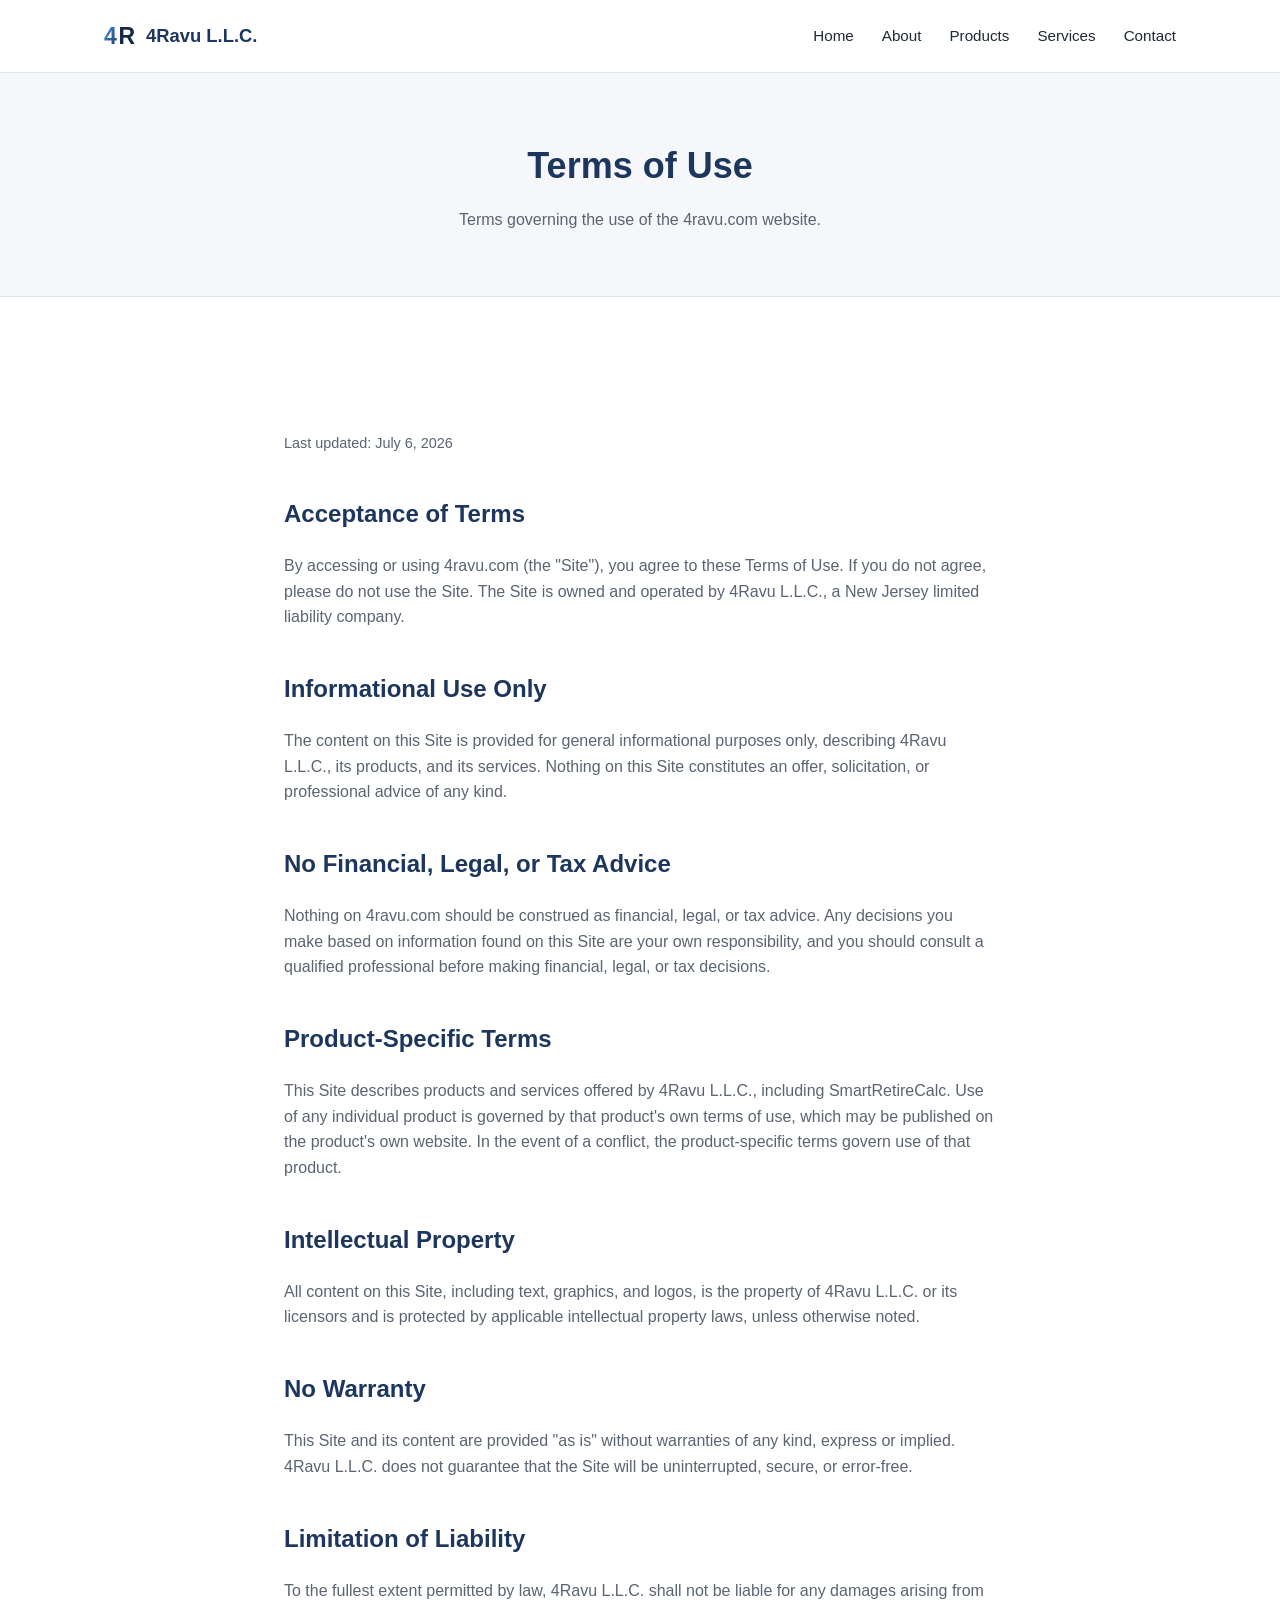
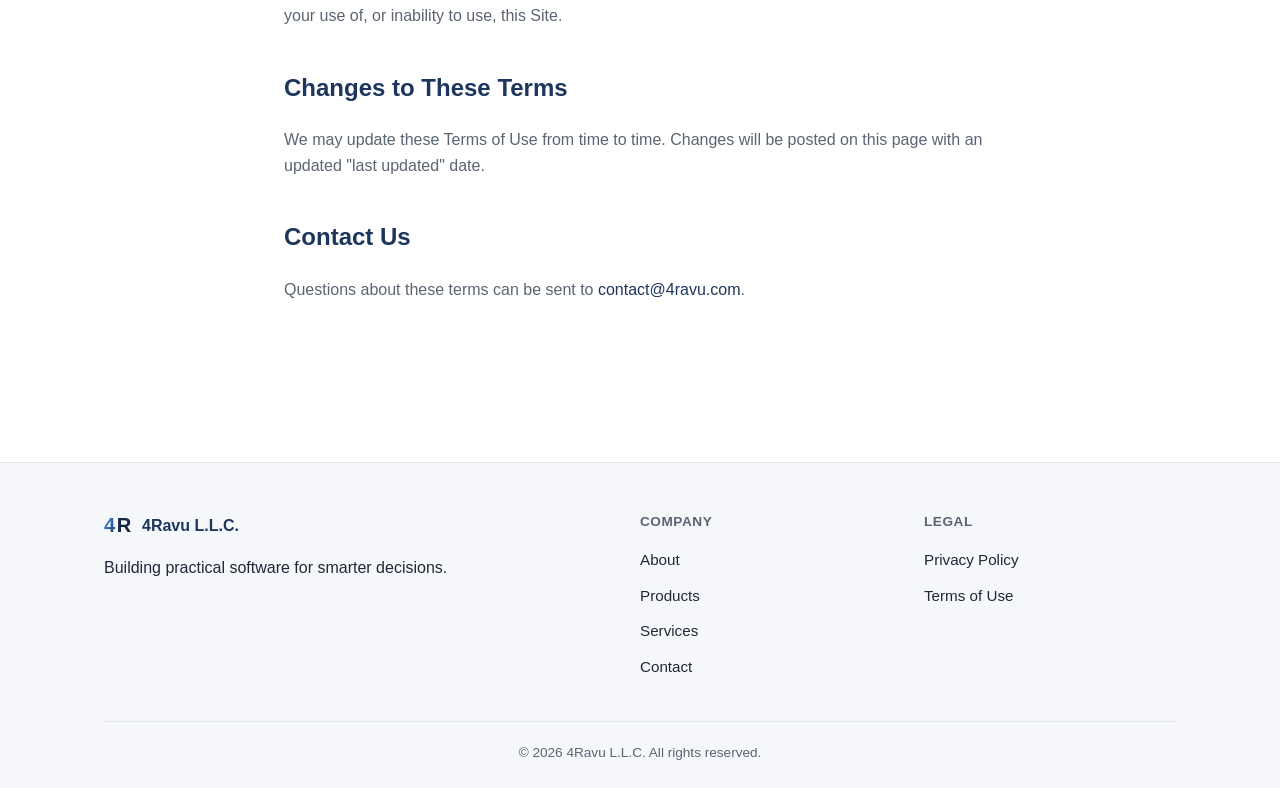
<file: terms.html>
<!DOCTYPE html>
<html lang="en">
<head>
<meta charset="UTF-8">
<meta name="viewport" content="width=device-width, initial-scale=1">
<title>Terms of Use | 4Ravu L.L.C.</title>
<meta name="description" content="Terms of use for 4ravu.com, the corporate website of 4Ravu L.L.C. This site is for informational purposes only and does not provide financial, legal, or tax advice.">
<link rel="canonical" href="https://4ravu.com/terms">
<link rel="icon" href="/favicon.ico" sizes="32x32">
<link rel="icon" type="image/svg+xml" href="/assets/img/favicon.svg">
<link rel="apple-touch-icon" href="/assets/img/apple-touch-icon.png">

<meta property="og:type" content="website">
<meta property="og:title" content="Terms of Use | 4Ravu L.L.C.">
<meta property="og:description" content="Terms of use for 4ravu.com, the corporate website of 4Ravu L.L.C.">
<meta property="og:url" content="https://4ravu.com/terms">
<meta property="og:image" content="https://4ravu.com/assets/img/og-image.png">

<link rel="stylesheet" href="/assets/css/styles.css">

<script defer data-domain="4ravu.com" src="https://analytics.4ravu.com/js/script.hash.outbound-links.pageview-props.tagged-events.js"></script>
<script>window.plausible = window.plausible || function() { (window.plausible.q = window.plausible.q || []).push(arguments) }</script>
</head>
<body>

<header class="site-header">
  <div class="container">
    <a href="/" class="brand">
      <img src="/assets/img/logo.svg" alt="4Ravu L.L.C. logo">
      <span>4Ravu L.L.C.</span>
    </a>
    <button class="nav-toggle" aria-label="Toggle navigation" aria-expanded="false">
      <span></span><span></span><span></span>
    </button>
    <nav class="main-nav">
      <ul>
        <li><a href="/">Home</a></li>
        <li><a href="/about">About</a></li>
        <li><a href="/products">Products</a></li>
        <li><a href="/services">Services</a></li>
        <li><a href="/contact">Contact</a></li>
      </ul>
    </nav>
  </div>
</header>

<main>

  <section class="page-hero">
    <div class="container">
      <h1>Terms of Use</h1>
      <p>Terms governing the use of the 4ravu.com website.</p>
    </div>
  </section>

  <section>
    <div class="container">
      <div class="legal-content">
        <p class="updated">Last updated: July 6, 2026</p>

        <h2>Acceptance of Terms</h2>
        <p>By accessing or using 4ravu.com (the "Site"), you agree to these Terms of Use. If you do not agree, please do not use the Site. The Site is owned and operated by 4Ravu L.L.C., a New Jersey limited liability company.</p>

        <h2>Informational Use Only</h2>
        <p>The content on this Site is provided for general informational purposes only, describing 4Ravu L.L.C., its products, and its services. Nothing on this Site constitutes an offer, solicitation, or professional advice of any kind.</p>

        <h2>No Financial, Legal, or Tax Advice</h2>
        <p>Nothing on 4ravu.com should be construed as financial, legal, or tax advice. Any decisions you make based on information found on this Site are your own responsibility, and you should consult a qualified professional before making financial, legal, or tax decisions.</p>

        <h2>Product-Specific Terms</h2>
        <p>This Site describes products and services offered by 4Ravu L.L.C., including SmartRetireCalc. Use of any individual product is governed by that product's own terms of use, which may be published on the product's own website. In the event of a conflict, the product-specific terms govern use of that product.</p>

        <h2>Intellectual Property</h2>
        <p>All content on this Site, including text, graphics, and logos, is the property of 4Ravu L.L.C. or its licensors and is protected by applicable intellectual property laws, unless otherwise noted.</p>

        <h2>No Warranty</h2>
        <p>This Site and its content are provided "as is" without warranties of any kind, express or implied. 4Ravu L.L.C. does not guarantee that the Site will be uninterrupted, secure, or error-free.</p>

        <h2>Limitation of Liability</h2>
        <p>To the fullest extent permitted by law, 4Ravu L.L.C. shall not be liable for any damages arising from your use of, or inability to use, this Site.</p>

        <h2>Changes to These Terms</h2>
        <p>We may update these Terms of Use from time to time. Changes will be posted on this page with an updated "last updated" date.</p>

        <h2>Contact Us</h2>
        <p>Questions about these terms can be sent to <a href="mailto:contact@4ravu.com">contact@4ravu.com</a>.</p>
      </div>
    </div>
  </section>

</main>

<footer class="site-footer">
  <div class="container">
    <div class="footer-grid">
      <div>
        <div class="footer-brand">
          <img src="/assets/img/logo.svg" alt="4Ravu L.L.C. logo">
          <span>4Ravu L.L.C.</span>
        </div>
        <p>Building practical software for smarter decisions.</p>
      </div>
      <div class="footer-col">
        <h4>Company</h4>
        <ul>
          <li><a href="/about">About</a></li>
          <li><a href="/products">Products</a></li>
          <li><a href="/services">Services</a></li>
          <li><a href="/contact">Contact</a></li>
        </ul>
      </div>
      <div class="footer-col">
        <h4>Legal</h4>
        <ul>
          <li><a href="/privacy">Privacy Policy</a></li>
          <li><a href="/terms">Terms of Use</a></li>
        </ul>
      </div>
    </div>
    <div class="footer-bottom">
      &copy; 2026 4Ravu L.L.C. All rights reserved.
    </div>
  </div>
</footer>

<script src="/assets/js/main.js"></script>
</body>
</html>
</file>
<file: assets/css/styles.css>
/* 4Ravu L.L.C. -- corporate site styles */

:root {
  --color-primary: #1c365d;
  --color-primary-dark: #142743;
  --color-primary-light: #2c4d80;
  --color-accent: #3b82c4;
  --color-text: #1f2937;
  --color-text-muted: #5b6472;
  --color-bg: #ffffff;
  --color-bg-alt: #f5f7fa;
  --color-border: #e2e6ec;
  --radius: 10px;
  --max-width: 1120px;
  --font-sans: -apple-system, BlinkMacSystemFont, "Segoe UI", Roboto, Helvetica, Arial, sans-serif, "Apple Color Emoji", "Segoe UI Emoji";
}

* {
  box-sizing: border-box;
}

html {
  scroll-behavior: smooth;
}

body {
  margin: 0;
  font-family: var(--font-sans);
  color: var(--color-text);
  background: var(--color-bg);
  line-height: 1.6;
  -webkit-font-smoothing: antialiased;
}

img {
  max-width: 100%;
  display: block;
}

a {
  color: var(--color-primary);
  text-decoration: none;
}

a:hover {
  text-decoration: underline;
}

.container {
  width: 100%;
  max-width: var(--max-width);
  margin: 0 auto;
  padding: 0 24px;
}

/* Header */

.site-header {
  position: sticky;
  top: 0;
  z-index: 100;
  background: var(--color-bg);
  border-bottom: 1px solid var(--color-border);
}

.site-header .container {
  display: flex;
  align-items: center;
  justify-content: space-between;
  height: 72px;
}

.brand {
  display: flex;
  align-items: center;
  gap: 10px;
  font-weight: 700;
  font-size: 1.15rem;
  color: var(--color-primary);
}

.brand:hover {
  text-decoration: none;
}

.brand img {
  height: 32px;
  width: 32px;
}

.nav-toggle {
  display: none;
  background: none;
  border: none;
  cursor: pointer;
  padding: 8px;
}

.nav-toggle span {
  display: block;
  width: 24px;
  height: 2px;
  background: var(--color-primary);
  margin: 5px 0;
  transition: transform 0.2s ease, opacity 0.2s ease;
}

.main-nav ul {
  list-style: none;
  display: flex;
  gap: 28px;
  margin: 0;
  padding: 0;
}

.main-nav a {
  color: var(--color-text);
  font-weight: 500;
  font-size: 0.95rem;
}

.main-nav a.active,
.main-nav a:hover {
  color: var(--color-primary);
}

/* Hero */

.hero {
  background: linear-gradient(180deg, var(--color-bg-alt) 0%, var(--color-bg) 100%);
  padding: 88px 0 72px;
  text-align: center;
}

.hero h1 {
  font-size: clamp(2rem, 4vw, 2.75rem);
  margin: 0 0 12px;
  color: var(--color-primary);
}

.hero .tagline {
  font-size: 1.25rem;
  font-weight: 600;
  color: var(--color-text);
  margin: 0 0 20px;
}

.hero p.lead {
  max-width: 640px;
  margin: 0 auto 32px;
  color: var(--color-text-muted);
  font-size: 1.05rem;
}

.page-hero {
  background: var(--color-bg-alt);
  padding: 64px 0;
  text-align: center;
  border-bottom: 1px solid var(--color-border);
}

.page-hero h1 {
  color: var(--color-primary);
  margin: 0 0 12px;
  font-size: clamp(1.75rem, 3.5vw, 2.25rem);
}

.page-hero p {
  color: var(--color-text-muted);
  max-width: 640px;
  margin: 0 auto;
}

/* Buttons */

.btn {
  display: inline-block;
  padding: 12px 26px;
  border-radius: var(--radius);
  font-weight: 600;
  font-size: 0.95rem;
  cursor: pointer;
  border: 1px solid transparent;
}

.btn:hover {
  text-decoration: none;
}

.btn-primary {
  background: var(--color-primary);
  color: #fff;
}

.btn-primary:hover {
  background: var(--color-primary-dark);
}

.btn-secondary {
  background: transparent;
  color: var(--color-primary);
  border-color: var(--color-primary);
}

.btn-secondary:hover {
  background: var(--color-bg-alt);
}

.btn-row {
  display: flex;
  gap: 16px;
  justify-content: center;
  flex-wrap: wrap;
}

/* Sections */

section {
  padding: 64px 0;
}

section.alt {
  background: var(--color-bg-alt);
}

.section-header {
  text-align: center;
  max-width: 680px;
  margin: 0 auto 40px;
}

.section-header h2 {
  color: var(--color-primary);
  font-size: clamp(1.5rem, 3vw, 1.9rem);
  margin: 0 0 12px;
}

.section-header p {
  color: var(--color-text-muted);
  margin: 0;
}

/* Cards */

.card-grid {
  display: grid;
  grid-template-columns: repeat(auto-fit, minmax(260px, 1fr));
  gap: 24px;
}

.card {
  background: var(--color-bg);
  border: 1px solid var(--color-border);
  border-radius: var(--radius);
  padding: 28px;
  display: flex;
  flex-direction: column;
}

section.alt .card {
  background: var(--color-bg);
}

.card h3 {
  margin: 0 0 10px;
  color: var(--color-primary);
  font-size: 1.15rem;
}

.card p {
  color: var(--color-text-muted);
  margin: 0 0 16px;
  flex-grow: 1;
}

.badge {
  display: inline-block;
  font-size: 0.75rem;
  font-weight: 700;
  letter-spacing: 0.02em;
  text-transform: uppercase;
  padding: 4px 10px;
  border-radius: 999px;
  margin-bottom: 14px;
}

.badge-live {
  background: #e4f3e9;
  color: #1f7a4d;
}

.badge-soon {
  background: #eef0f4;
  color: var(--color-text-muted);
}

.badge-client {
  background: #eaf1f9;
  color: var(--color-primary-light);
}

.card-icon {
  display: block;
  width: 30px;
  height: 30px;
  color: var(--color-accent);
  margin-bottom: 14px;
}

/* Product feature card (bigger, on products page) */

.product-card {
  border: 1px solid var(--color-border);
  border-radius: var(--radius);
  padding: 36px;
  margin-bottom: 28px;
  background: var(--color-bg);
}

.product-card h3 {
  color: var(--color-primary);
  font-size: 1.4rem;
  margin: 0 0 8px;
}

.product-card .owner-label {
  font-size: 0.85rem;
  color: var(--color-text-muted);
  margin-bottom: 16px;
  display: block;
}

.product-card p {
  color: var(--color-text-muted);
}

.product-card .btn {
  margin: 4px 0 16px;
}

.product-card .disclaimer {
  font-size: 0.85rem;
  color: var(--color-text-muted);
  margin: 0;
}

/* CTA banner */

.cta-banner {
  background: var(--color-primary);
  color: #fff;
  text-align: center;
  padding: 64px 0;
}

.cta-banner h2 {
  margin: 0 0 12px;
  font-size: clamp(1.5rem, 3vw, 2rem);
}

.cta-banner p {
  color: #d7e0ec;
  margin: 0 0 28px;
}

.cta-banner .btn-primary {
  background: #fff;
  color: var(--color-primary);
}

.cta-banner .btn-primary:hover {
  background: #eef2f7;
}

/* Contact */

.contact-grid {
  display: grid;
  grid-template-columns: repeat(auto-fit, minmax(240px, 1fr));
  gap: 24px;
}

.contact-card {
  border: 1px solid var(--color-border);
  border-radius: var(--radius);
  padding: 28px;
  text-align: center;
}

.contact-card h3 {
  color: var(--color-primary);
  margin: 0 0 8px;
}

.contact-card a {
  font-weight: 600;
}

/* Legal pages */

.legal-content {
  max-width: 760px;
  margin: 0 auto;
  padding: 56px 24px 80px;
}

.legal-content h2 {
  color: var(--color-primary);
  margin-top: 40px;
}

.legal-content h2:first-child {
  margin-top: 0;
}

.legal-content p,
.legal-content li {
  color: var(--color-text-muted);
}

.legal-content .updated {
  color: var(--color-text-muted);
  font-size: 0.9rem;
  margin-bottom: 40px;
}

/* Footer */

.site-footer {
  background: var(--color-bg-alt);
  border-top: 1px solid var(--color-border);
  padding: 48px 0 24px;
}

.footer-grid {
  display: grid;
  grid-template-columns: 2fr 1fr 1fr;
  gap: 32px;
  margin-bottom: 32px;
}

.footer-brand {
  display: flex;
  align-items: center;
  gap: 10px;
  font-weight: 700;
  color: var(--color-primary);
  margin-bottom: 10px;
}

.footer-brand img {
  height: 28px;
  width: 28px;
}

.footer-col h4 {
  margin: 0 0 14px;
  font-size: 0.85rem;
  text-transform: uppercase;
  letter-spacing: 0.04em;
  color: var(--color-text-muted);
}

.footer-col ul {
  list-style: none;
  padding: 0;
  margin: 0;
}

.footer-col li {
  margin-bottom: 10px;
}

.footer-col a {
  color: var(--color-text);
  font-size: 0.95rem;
}

.footer-col a:hover {
  color: var(--color-primary);
}

.footer-bottom {
  border-top: 1px solid var(--color-border);
  padding-top: 20px;
  text-align: center;
  color: var(--color-text-muted);
  font-size: 0.85rem;
}

/* Responsive */

@media (max-width: 800px) {
  .footer-grid {
    grid-template-columns: 1fr 1fr;
  }
}

@media (max-width: 640px) {
  .nav-toggle {
    display: block;
  }

  .main-nav {
    position: absolute;
    top: 72px;
    left: 0;
    right: 0;
    background: var(--color-bg);
    border-bottom: 1px solid var(--color-border);
    display: none;
  }

  .main-nav.open {
    display: block;
  }

  .main-nav ul {
    flex-direction: column;
    gap: 0;
    padding: 12px 24px 20px;
  }

  .main-nav li {
    padding: 10px 0;
    border-bottom: 1px solid var(--color-border);
  }

  .footer-grid {
    grid-template-columns: 1fr;
  }
}
</file>
